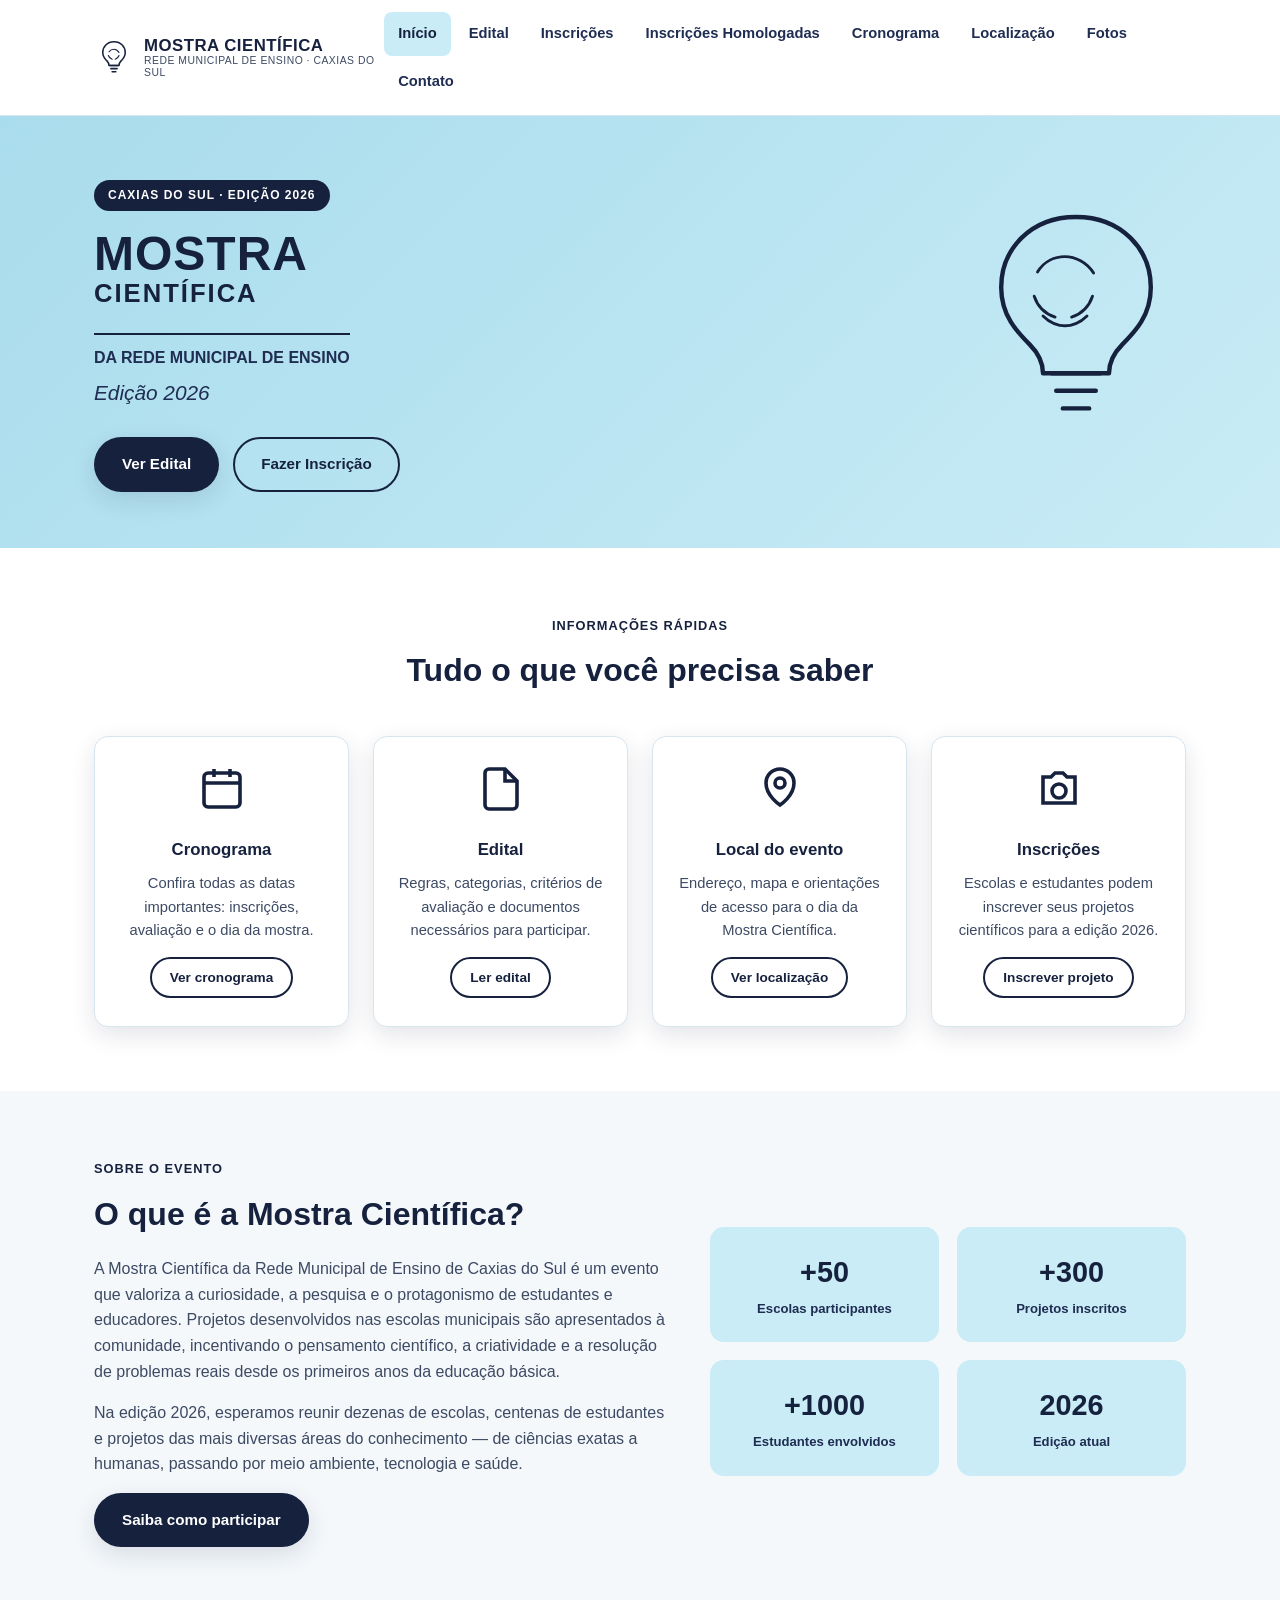
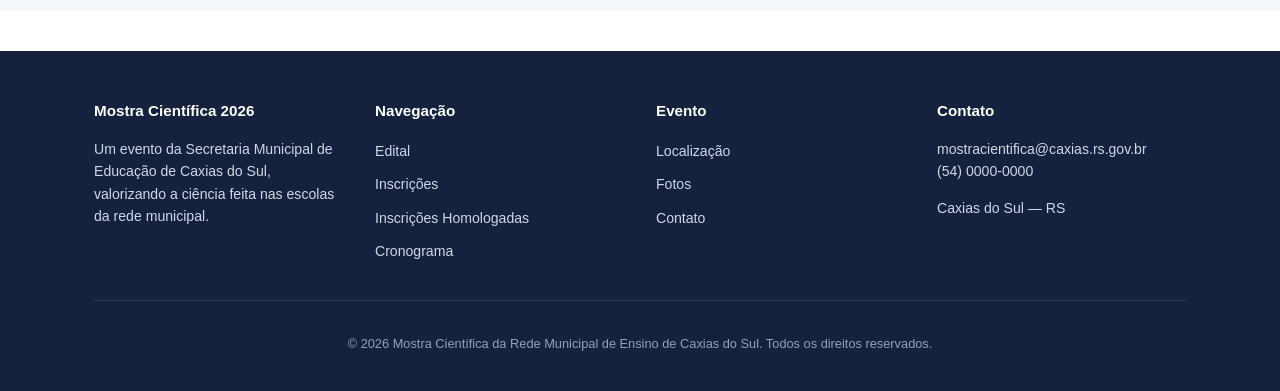
<file: index.html>
<!DOCTYPE html>
<html lang="pt-BR">
<head>
  <meta charset="UTF-8" />
  <meta name="viewport" content="width=device-width, initial-scale=1.0" />
  <title>Mostra Científica da Rede Municipal de Ensino | Caxias do Sul 2026</title>
  <meta name="description" content="Mostra Científica da Rede Municipal de Ensino de Caxias do Sul — Edição 2026. Confira o edital, inscrições, cronograma, local e fotos do evento." />
  <link rel="stylesheet" href="assets/css/style.css" />
</head>
<body>

  <header class="site-header">
    <nav class="navbar">
      <a href="index.html" class="brand">
        <svg class="brand__icon" viewBox="0 0 64 64" fill="none" xmlns="http://www.w3.org/2000/svg" aria-hidden="true">
          <path d="M32 6c-11 0-18 8-18 17 0 7 4 11 7 14 2 2 3 4 3 7h16c0-3 1-5 3-7 3-3 7-7 7-14 0-9-7-17-18-17z" stroke="#16213e" stroke-width="2.5" stroke-linejoin="round"/>
          <path d="M25 44h14M27 49h10M29 54h6" stroke="#16213e" stroke-width="2.5" stroke-linecap="round"/>
          <path d="M24 22c2-3 5-4 8-4s6 2 8 5M23 28c1 3 3 5 6 6M40 28c-1 3-3 5-6 6" stroke="#16213e" stroke-width="1.8" stroke-linecap="round" stroke-linejoin="round"/>
        </svg>
        <span class="brand__text">
          <span class="brand__title">MOSTRA CIENTÍFICA</span>
          <span class="brand__subtitle">Rede Municipal de Ensino · Caxias do Sul</span>
        </span>
      </a>

      <button class="nav-toggle" aria-label="Abrir menu">
        <span></span><span></span><span></span>
      </button>

      <ul class="nav-menu">
        <li><a href="index.html">Início</a></li>
        <li><a href="edital.html">Edital</a></li>
        <li><a href="inscricoes.html">Inscrições</a></li>
        <li><a href="inscricoes-homologadas.html">Inscrições Homologadas</a></li>
        <li><a href="cronograma.html">Cronograma</a></li>
        <li><a href="localizacao.html">Localização</a></li>
        <li><a href="fotos.html">Fotos</a></li>
        <li><a href="contato.html">Contato</a></li>
      </ul>
    </nav>
  </header>

  <main>
    <!-- HERO -->
    <section class="hero">
      <div class="container hero__inner">
        <div class="hero__content">
          <span class="hero__eyebrow">Caxias do Sul · Edição 2026</span>
          <h1 class="hero__title">
            Mostra
            <small>Científica</small>
          </h1>
          <p class="hero__tagline">DA REDE MUNICIPAL DE ENSINO</p>
          <p class="hero__edition">Edição 2026</p>
          <div class="hero__actions">
            <a href="edital.html" class="btn btn--primary">Ver Edital</a>
            <a href="inscricoes.html" class="btn btn--outline">Fazer Inscrição</a>
          </div>
        </div>

        <div class="hero__figure">
          <svg viewBox="0 0 200 240" fill="none" xmlns="http://www.w3.org/2000/svg" aria-hidden="true">
            <path d="M100 10c-42 0-68 30-68 64 0 26 15 41 26 52 8 8 12 16 12 26h60c0-10 4-18 12-26 11-11 26-26 26-52 0-34-26-64-68-64z" stroke="#16213e" stroke-width="4" stroke-linejoin="round"/>
            <path d="M78 152h44M82 168h36M88 184h24" stroke="#16213e" stroke-width="4" stroke-linecap="round"/>
            <path d="M65 60c6-10 16-14 25-14s20 5 26 15M62 82c3 9 10 16 19 19M115 82c-3 9-10 16-19 19M70 100c6 6 14 9 21 9M110 100c-6 6-14 9-21 9" stroke="#16213e" stroke-width="2.6" stroke-linecap="round" stroke-linejoin="round"/>
          </svg>
        </div>
      </div>
    </section>

    <!-- INFORMAÇÕES RÁPIDAS -->
    <section>
      <div class="container">
        <div class="section__header">
          <span class="section__eyebrow">Informações rápidas</span>
          <h2 class="section__title">Tudo o que você precisa saber</h2>
        </div>

        <div class="info-grid">
          <div class="info-card">
            <svg class="info-card__icon" viewBox="0 0 24 24" fill="none" stroke="currentColor" stroke-width="1.8"><rect x="3" y="4" width="18" height="17" rx="2"/><path d="M3 9h18M8 2v4M16 2v4"/></svg>
            <h3 class="info-card__title">Cronograma</h3>
            <p class="info-card__text">Confira todas as datas importantes: inscrições, avaliação e o dia da mostra.</p>
            <a href="cronograma.html" class="btn btn--sm btn--outline">Ver cronograma</a>
          </div>

          <div class="info-card">
            <svg class="info-card__icon" viewBox="0 0 24 24" fill="none" stroke="currentColor" stroke-width="1.8"><path d="M14 2H6a2 2 0 0 0-2 2v16a2 2 0 0 0 2 2h12a2 2 0 0 0 2-2V8z"/><path d="M14 2v6h6"/></svg>
            <h3 class="info-card__title">Edital</h3>
            <p class="info-card__text">Regras, categorias, critérios de avaliação e documentos necessários para participar.</p>
            <a href="edital.html" class="btn btn--sm btn--outline">Ler edital</a>
          </div>

          <div class="info-card">
            <svg class="info-card__icon" viewBox="0 0 24 24" fill="none" stroke="currentColor" stroke-width="1.8"><path d="M12 20s7-4.5 7-11a7 7 0 0 0-14 0c0 6.5 7 11 7 11z"/><circle cx="12" cy="9" r="2.5"/></svg>
            <h3 class="info-card__title">Local do evento</h3>
            <p class="info-card__text">Endereço, mapa e orientações de acesso para o dia da Mostra Científica.</p>
            <a href="localizacao.html" class="btn btn--sm btn--outline">Ver localização</a>
          </div>

          <div class="info-card">
            <svg class="info-card__icon" viewBox="0 0 24 24" fill="none" stroke="currentColor" stroke-width="1.8"><path d="M4 6h4l2-2h4l2 2h4v13H4z"/><circle cx="12" cy="13" r="3.5"/></svg>
            <h3 class="info-card__title">Inscrições</h3>
            <p class="info-card__text">Escolas e estudantes podem inscrever seus projetos científicos para a edição 2026.</p>
            <a href="inscricoes.html" class="btn btn--sm btn--outline">Inscrever projeto</a>
          </div>
        </div>
      </div>
    </section>

    <!-- SOBRE -->
    <section class="section--muted">
      <div class="container about">
        <div class="about__text">
          <span class="section__eyebrow">Sobre o evento</span>
          <h2 class="section__title">O que é a Mostra Científica?</h2>
          <p>
            A Mostra Científica da Rede Municipal de Ensino de Caxias do Sul é um evento que valoriza a
            curiosidade, a pesquisa e o protagonismo de estudantes e educadores. Projetos desenvolvidos
            nas escolas municipais são apresentados à comunidade, incentivando o pensamento científico,
            a criatividade e a resolução de problemas reais desde os primeiros anos da educação básica.
          </p>
          <p>
            Na edição 2026, esperamos reunir dezenas de escolas, centenas de estudantes e projetos das
            mais diversas áreas do conhecimento — de ciências exatas a humanas, passando por meio ambiente,
            tecnologia e saúde.
          </p>
          <a href="edital.html" class="btn btn--primary">Saiba como participar</a>
        </div>

        <div class="about__stats">
          <div class="stat">
            <span class="stat__number">+50</span>
            <span class="stat__label">Escolas participantes</span>
          </div>
          <div class="stat">
            <span class="stat__number">+300</span>
            <span class="stat__label">Projetos inscritos</span>
          </div>
          <div class="stat">
            <span class="stat__number">+1000</span>
            <span class="stat__label">Estudantes envolvidos</span>
          </div>
          <div class="stat">
            <span class="stat__number">2026</span>
            <span class="stat__label">Edição atual</span>
          </div>
        </div>
      </div>
    </section>
  </main>

  <footer class="site-footer" id="contato">
    <div class="container">
      <div class="footer-grid">
        <div>
          <h4>Mostra Científica 2026</h4>
          <p>Um evento da Secretaria Municipal de Educação de Caxias do Sul, valorizando a ciência feita nas escolas da rede municipal.</p>
        </div>
        <div>
          <h4>Navegação</h4>
          <ul>
            <li><a href="edital.html">Edital</a></li>
            <li><a href="inscricoes.html">Inscrições</a></li>
            <li><a href="inscricoes-homologadas.html">Inscrições Homologadas</a></li>
            <li><a href="cronograma.html">Cronograma</a></li>
          </ul>
        </div>
        <div>
          <h4>Evento</h4>
          <ul>
            <li><a href="localizacao.html">Localização</a></li>
            <li><a href="fotos.html">Fotos</a></li>
            <li><a href="contato.html">Contato</a></li>
          </ul>
        </div>
        <div>
          <h4>Contato</h4>
          <p>mostracientifica@caxias.rs.gov.br<br />(54) 0000-0000</p>
          <p>Caxias do Sul — RS</p>
        </div>
      </div>
      <p class="footer-bottom">© 2026 Mostra Científica da Rede Municipal de Ensino de Caxias do Sul. Todos os direitos reservados.</p>
    </div>
  </footer>

  <script src="assets/js/main.js"></script>
</body>
</html>
</file>
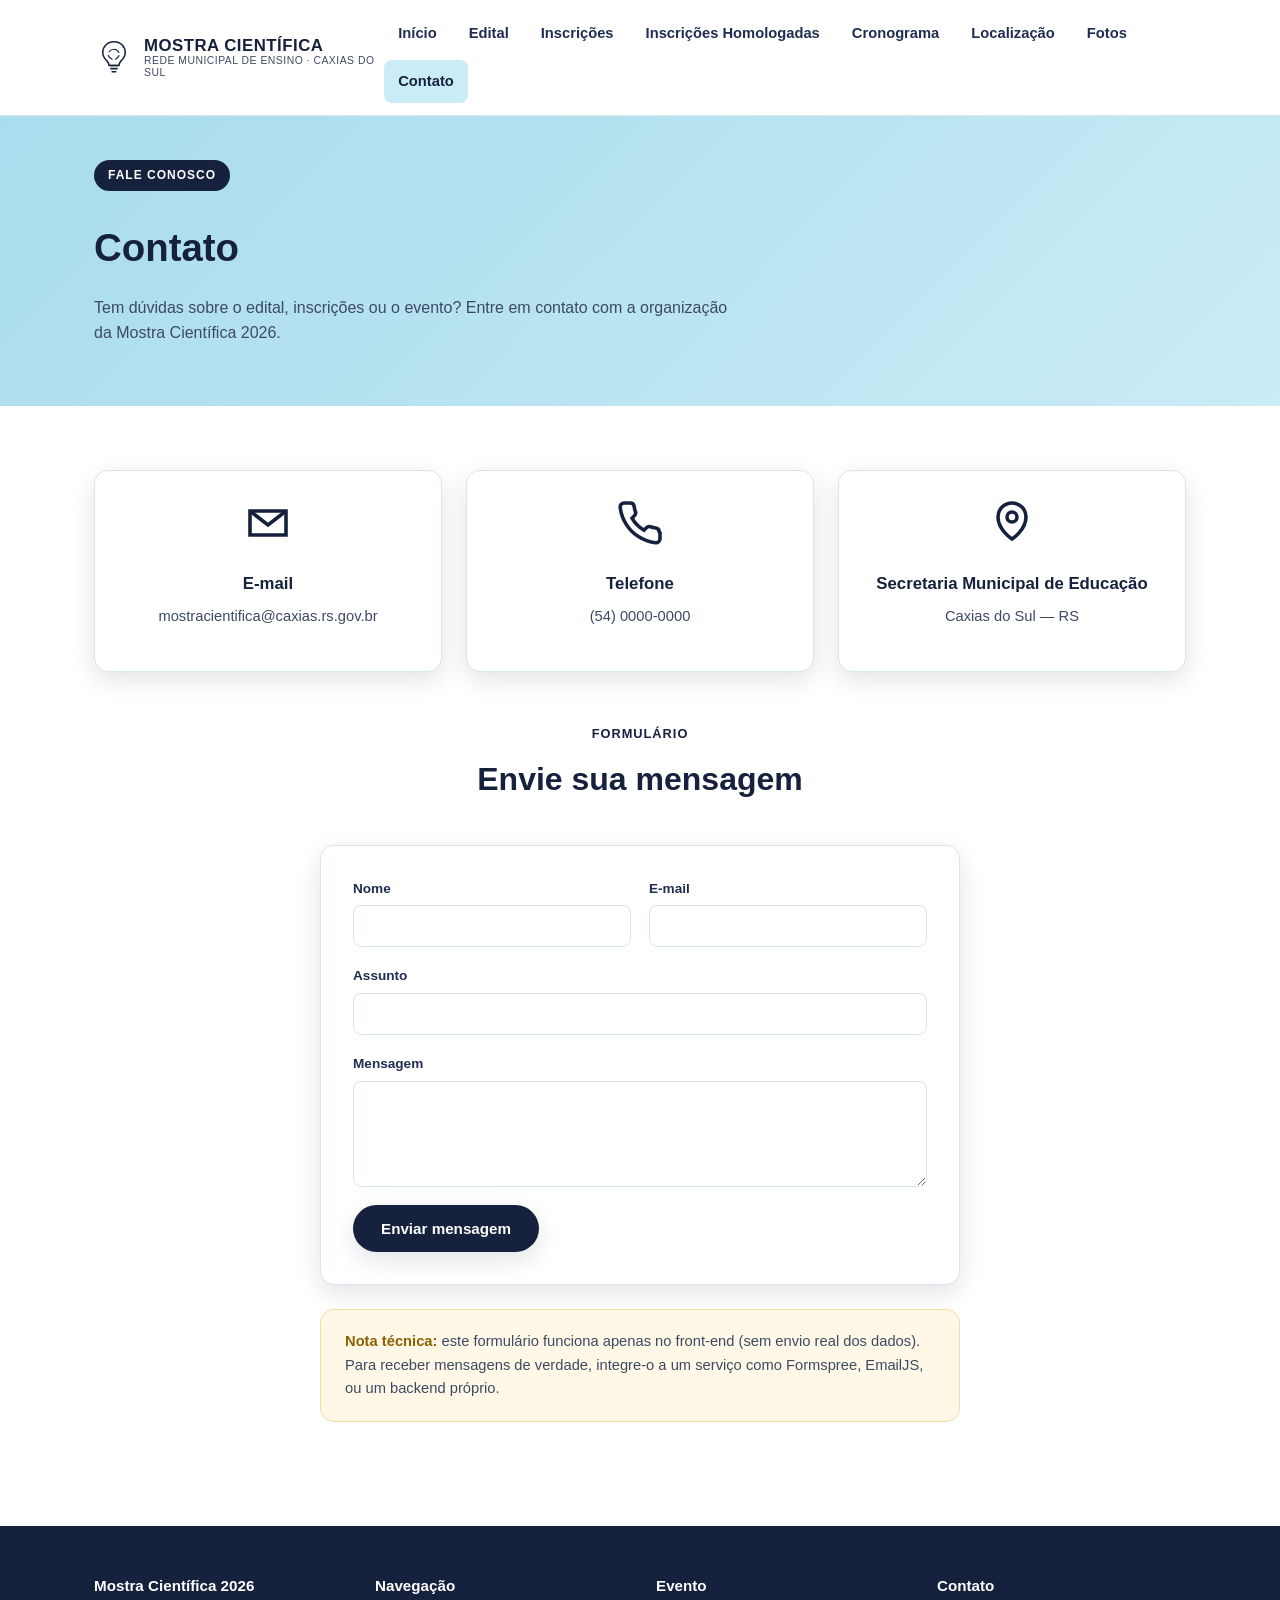
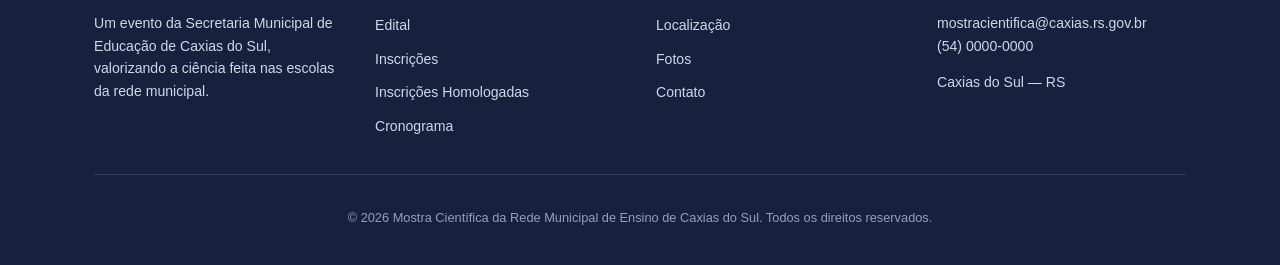
<file: contato.html>
<!DOCTYPE html>
<html lang="pt-BR">
<head>
  <meta charset="UTF-8" />
  <meta name="viewport" content="width=device-width, initial-scale=1.0" />
  <title>Contato | Mostra Científica 2026</title>
  <meta name="description" content="Fale com a organização da Mostra Científica da Rede Municipal de Ensino de Caxias do Sul — Edição 2026." />
  <link rel="stylesheet" href="assets/css/style.css" />
</head>
<body>

  <header class="site-header">
    <nav class="navbar">
      <a href="index.html" class="brand">
        <svg class="brand__icon" viewBox="0 0 64 64" fill="none" xmlns="http://www.w3.org/2000/svg" aria-hidden="true">
          <path d="M32 6c-11 0-18 8-18 17 0 7 4 11 7 14 2 2 3 4 3 7h16c0-3 1-5 3-7 3-3 7-7 7-14 0-9-7-17-18-17z" stroke="#16213e" stroke-width="2.5" stroke-linejoin="round"/>
          <path d="M25 44h14M27 49h10M29 54h6" stroke="#16213e" stroke-width="2.5" stroke-linecap="round"/>
          <path d="M24 22c2-3 5-4 8-4s6 2 8 5M23 28c1 3 3 5 6 6M40 28c-1 3-3 5-6 6" stroke="#16213e" stroke-width="1.8" stroke-linecap="round" stroke-linejoin="round"/>
        </svg>
        <span class="brand__text">
          <span class="brand__title">MOSTRA CIENTÍFICA</span>
          <span class="brand__subtitle">Rede Municipal de Ensino · Caxias do Sul</span>
        </span>
      </a>

      <button class="nav-toggle" aria-label="Abrir menu">
        <span></span><span></span><span></span>
      </button>

      <ul class="nav-menu">
        <li><a href="index.html">Início</a></li>
        <li><a href="edital.html">Edital</a></li>
        <li><a href="inscricoes.html">Inscrições</a></li>
        <li><a href="inscricoes-homologadas.html">Inscrições Homologadas</a></li>
        <li><a href="cronograma.html">Cronograma</a></li>
        <li><a href="localizacao.html">Localização</a></li>
        <li><a href="fotos.html">Fotos</a></li>
        <li><a href="contato.html">Contato</a></li>
      </ul>
    </nav>
  </header>

  <main>
    <section class="hero" style="padding: 44px 0;">
      <div class="container">
        <span class="hero__eyebrow">Fale conosco</span>
        <h1 class="section__title" style="font-size:2.4rem; margin-top:8px;">Contato</h1>
        <p style="max-width:640px;">Tem dúvidas sobre o edital, inscrições ou o evento? Entre em contato com a organização da Mostra Científica 2026.</p>
      </div>
    </section>

    <section>
      <div class="container">
        <div class="info-grid" style="margin-bottom:48px;">
          <div class="info-card">
            <svg class="info-card__icon" viewBox="0 0 24 24" fill="none" stroke="currentColor" stroke-width="1.8"><path d="M4 4h16v16H4z" opacity="0"/><path d="M3 6l9 7 9-7"/><path d="M3 6h18v12H3z"/></svg>
            <h3 class="info-card__title">E-mail</h3>
            <p class="info-card__text">mostracientifica@caxias.rs.gov.br</p>
          </div>
          <div class="info-card">
            <svg class="info-card__icon" viewBox="0 0 24 24" fill="none" stroke="currentColor" stroke-width="1.8"><path d="M22 16.9v3a2 2 0 0 1-2.2 2 19.8 19.8 0 0 1-8.6-3.1 19.5 19.5 0 0 1-6-6A19.8 19.8 0 0 1 2.1 4.2 2 2 0 0 1 4.1 2h3a2 2 0 0 1 2 1.7c.1.9.3 1.8.6 2.6a2 2 0 0 1-.5 2.1L8 9.6a16 16 0 0 0 6 6l1.2-1.2a2 2 0 0 1 2.1-.5c.8.3 1.7.5 2.6.6a2 2 0 0 1 1.7 2z"/></svg>
            <h3 class="info-card__title">Telefone</h3>
            <p class="info-card__text">(54) 0000-0000</p>
          </div>
          <div class="info-card">
            <svg class="info-card__icon" viewBox="0 0 24 24" fill="none" stroke="currentColor" stroke-width="1.8"><path d="M12 20s7-4.5 7-11a7 7 0 0 0-14 0c0 6.5 7 11 7 11z"/><circle cx="12" cy="9" r="2.5"/></svg>
            <h3 class="info-card__title">Secretaria Municipal de Educação</h3>
            <p class="info-card__text">Caxias do Sul — RS</p>
          </div>
        </div>

        <div class="section__header">
          <span class="section__eyebrow">Formulário</span>
          <h2 class="section__title">Envie sua mensagem</h2>
        </div>

        <form class="form-card" id="form-contato">
          <div class="form-grid">
            <div class="field">
              <label for="nome">Nome</label>
              <input type="text" id="nome" name="nome" required />
            </div>
            <div class="field">
              <label for="email-contato">E-mail</label>
              <input type="email" id="email-contato" name="email-contato" required />
            </div>
            <div class="field field--full">
              <label for="assunto">Assunto</label>
              <input type="text" id="assunto" name="assunto" required />
            </div>
            <div class="field field--full">
              <label for="mensagem">Mensagem</label>
              <textarea id="mensagem" name="mensagem" rows="5" required></textarea>
            </div>
          </div>

          <button type="submit" class="btn btn--primary">Enviar mensagem</button>
          <div class="form-status"></div>
        </form>

        <div class="callout" style="max-width:640px; margin:24px auto 0;">
          <strong>Nota técnica:</strong> este formulário funciona apenas no front-end (sem envio real dos
          dados). Para receber mensagens de verdade, integre-o a um serviço como Formspree, EmailJS, ou
          um backend próprio.
        </div>
      </div>
    </section>
  </main>

  <footer class="site-footer">
    <div class="container">
      <div class="footer-grid">
        <div>
          <h4>Mostra Científica 2026</h4>
          <p>Um evento da Secretaria Municipal de Educação de Caxias do Sul, valorizando a ciência feita nas escolas da rede municipal.</p>
        </div>
        <div>
          <h4>Navegação</h4>
          <ul>
            <li><a href="edital.html">Edital</a></li>
            <li><a href="inscricoes.html">Inscrições</a></li>
            <li><a href="inscricoes-homologadas.html">Inscrições Homologadas</a></li>
            <li><a href="cronograma.html">Cronograma</a></li>
          </ul>
        </div>
        <div>
          <h4>Evento</h4>
          <ul>
            <li><a href="localizacao.html">Localização</a></li>
            <li><a href="fotos.html">Fotos</a></li>
            <li><a href="contato.html">Contato</a></li>
          </ul>
        </div>
        <div>
          <h4>Contato</h4>
          <p>mostracientifica@caxias.rs.gov.br<br />(54) 0000-0000</p>
          <p>Caxias do Sul — RS</p>
        </div>
      </div>
      <p class="footer-bottom">© 2026 Mostra Científica da Rede Municipal de Ensino de Caxias do Sul. Todos os direitos reservados.</p>
    </div>
  </footer>

  <script src="assets/js/main.js"></script>
</body>
</html>
</file>
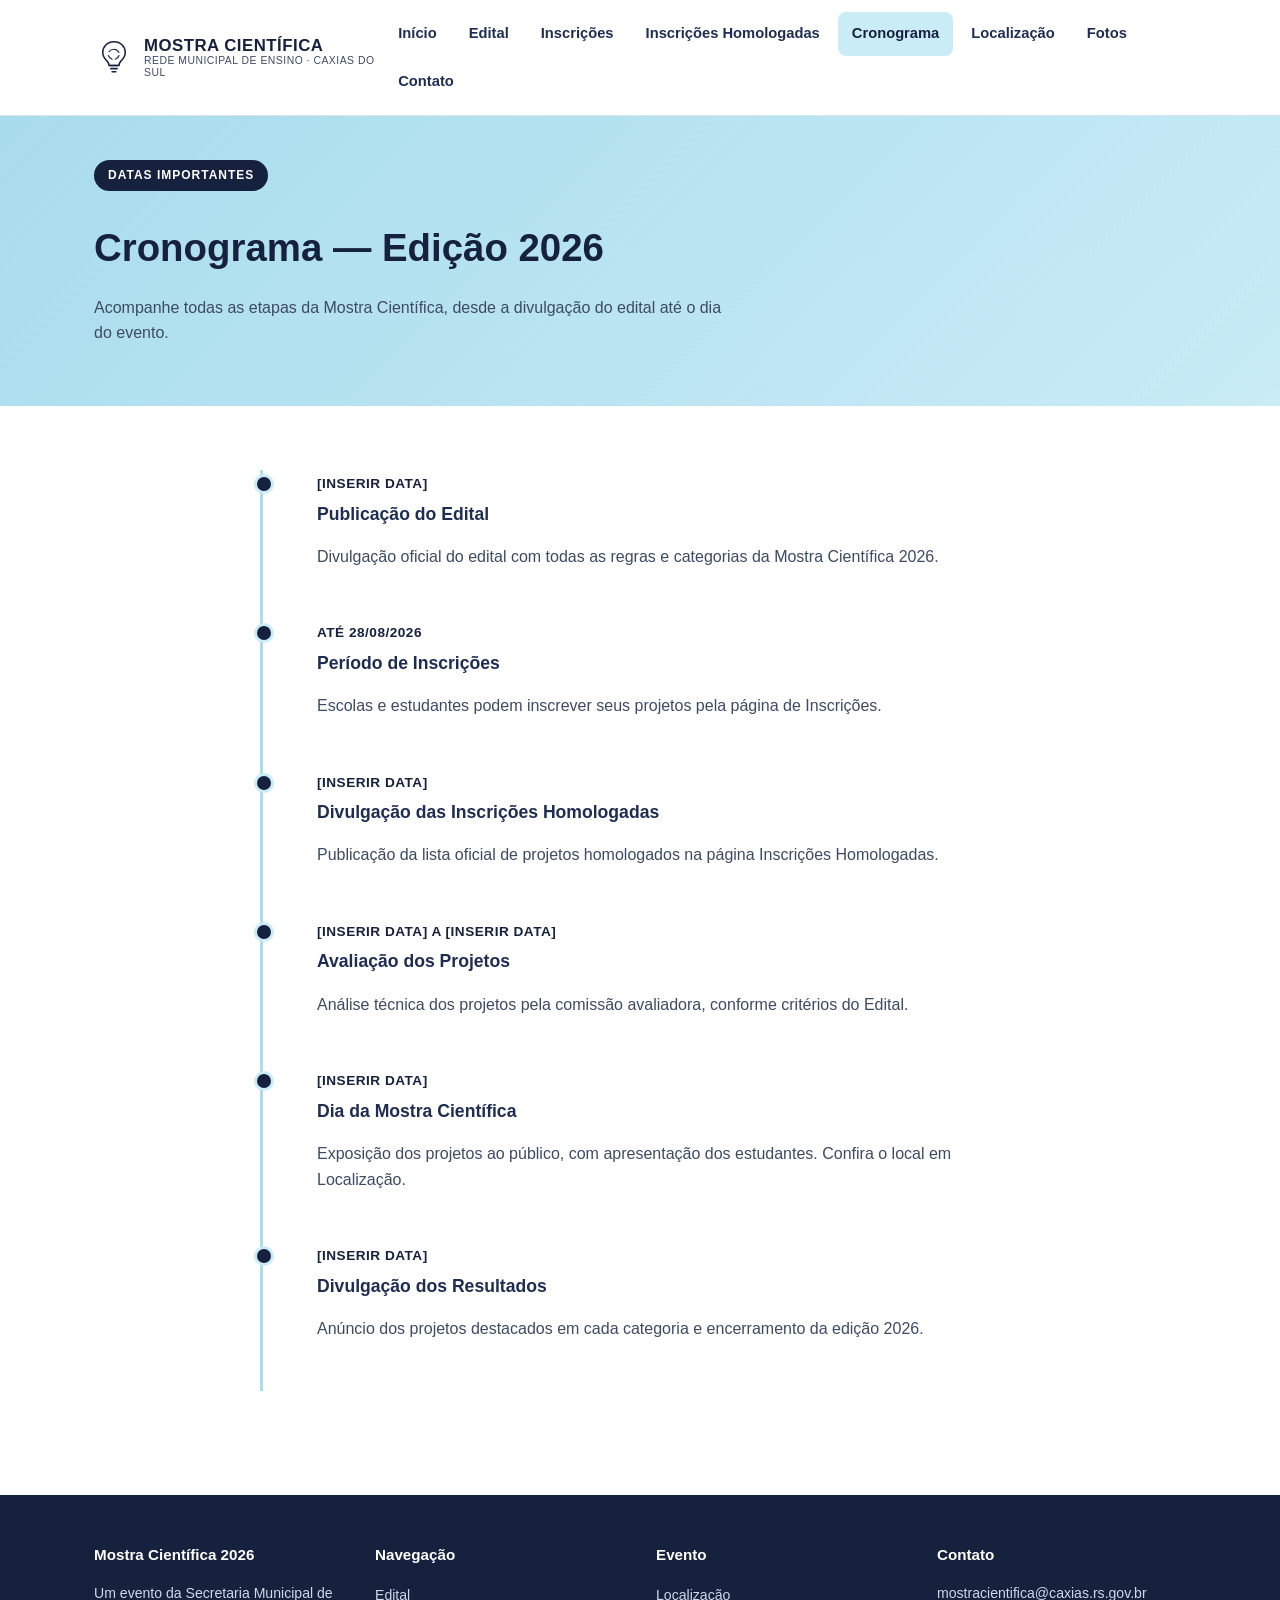
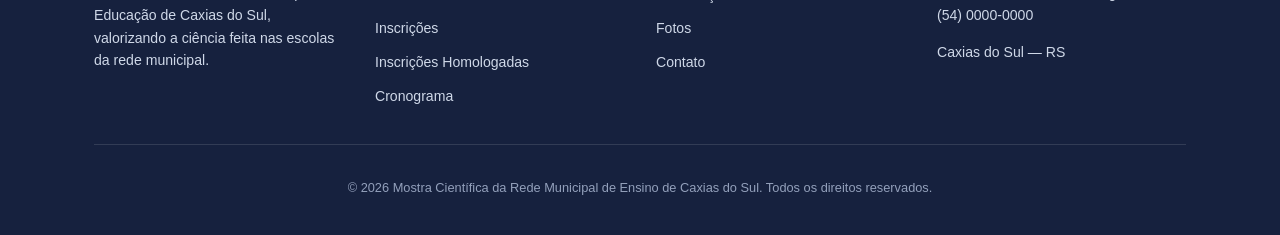
<file: cronograma.html>
<!DOCTYPE html>
<html lang="pt-BR">
<head>
  <meta charset="UTF-8" />
  <meta name="viewport" content="width=device-width, initial-scale=1.0" />
  <title>Cronograma | Mostra Científica 2026</title>
  <meta name="description" content="Cronograma oficial da Mostra Científica da Rede Municipal de Ensino de Caxias do Sul — Edição 2026." />
  <link rel="stylesheet" href="assets/css/style.css" />
</head>
<body>

  <header class="site-header">
    <nav class="navbar">
      <a href="index.html" class="brand">
        <svg class="brand__icon" viewBox="0 0 64 64" fill="none" xmlns="http://www.w3.org/2000/svg" aria-hidden="true">
          <path d="M32 6c-11 0-18 8-18 17 0 7 4 11 7 14 2 2 3 4 3 7h16c0-3 1-5 3-7 3-3 7-7 7-14 0-9-7-17-18-17z" stroke="#16213e" stroke-width="2.5" stroke-linejoin="round"/>
          <path d="M25 44h14M27 49h10M29 54h6" stroke="#16213e" stroke-width="2.5" stroke-linecap="round"/>
          <path d="M24 22c2-3 5-4 8-4s6 2 8 5M23 28c1 3 3 5 6 6M40 28c-1 3-3 5-6 6" stroke="#16213e" stroke-width="1.8" stroke-linecap="round" stroke-linejoin="round"/>
        </svg>
        <span class="brand__text">
          <span class="brand__title">MOSTRA CIENTÍFICA</span>
          <span class="brand__subtitle">Rede Municipal de Ensino · Caxias do Sul</span>
        </span>
      </a>

      <button class="nav-toggle" aria-label="Abrir menu">
        <span></span><span></span><span></span>
      </button>

      <ul class="nav-menu">
        <li><a href="index.html">Início</a></li>
        <li><a href="edital.html">Edital</a></li>
        <li><a href="inscricoes.html">Inscrições</a></li>
        <li><a href="inscricoes-homologadas.html">Inscrições Homologadas</a></li>
        <li><a href="cronograma.html">Cronograma</a></li>
        <li><a href="localizacao.html">Localização</a></li>
        <li><a href="fotos.html">Fotos</a></li>
        <li><a href="contato.html">Contato</a></li>
      </ul>
    </nav>
  </header>

  <main>
    <section class="hero" style="padding: 44px 0;">
      <div class="container">
        <span class="hero__eyebrow">Datas importantes</span>
        <h1 class="section__title" style="font-size:2.4rem; margin-top:8px;">Cronograma — Edição 2026</h1>
        <p style="max-width:640px;">Acompanhe todas as etapas da Mostra Científica, desde a divulgação do edital até o dia do evento.</p>
      </div>
    </section>

    <section>
      <div class="container">
        <div class="timeline">
          <div class="timeline__item">
            <span class="timeline__date">[Inserir data]</span>
            <h3 class="timeline__title">Publicação do Edital</h3>
            <p>Divulgação oficial do edital com todas as regras e categorias da Mostra Científica 2026.</p>
          </div>
          <div class="timeline__item">
            <span class="timeline__date">Até 28/08/2026</span>
            <h3 class="timeline__title">Período de Inscrições</h3>
            <p>Escolas e estudantes podem inscrever seus projetos pela página de <a href="inscricoes.html">Inscrições</a>.</p>
          </div>
          <div class="timeline__item">
            <span class="timeline__date">[Inserir data]</span>
            <h3 class="timeline__title">Divulgação das Inscrições Homologadas</h3>
            <p>Publicação da lista oficial de projetos homologados na página <a href="inscricoes-homologadas.html">Inscrições Homologadas</a>.</p>
          </div>
          <div class="timeline__item">
            <span class="timeline__date">[Inserir data] a [Inserir data]</span>
            <h3 class="timeline__title">Avaliação dos Projetos</h3>
            <p>Análise técnica dos projetos pela comissão avaliadora, conforme critérios do Edital.</p>
          </div>
          <div class="timeline__item">
            <span class="timeline__date">[Inserir data]</span>
            <h3 class="timeline__title">Dia da Mostra Científica</h3>
            <p>Exposição dos projetos ao público, com apresentação dos estudantes. Confira o local em <a href="localizacao.html">Localização</a>.</p>
          </div>
          <div class="timeline__item">
            <span class="timeline__date">[Inserir data]</span>
            <h3 class="timeline__title">Divulgação dos Resultados</h3>
            <p>Anúncio dos projetos destacados em cada categoria e encerramento da edição 2026.</p>
          </div>
        </div>
      </div>
    </section>
  </main>

  <footer class="site-footer">
    <div class="container">
      <div class="footer-grid">
        <div>
          <h4>Mostra Científica 2026</h4>
          <p>Um evento da Secretaria Municipal de Educação de Caxias do Sul, valorizando a ciência feita nas escolas da rede municipal.</p>
        </div>
        <div>
          <h4>Navegação</h4>
          <ul>
            <li><a href="edital.html">Edital</a></li>
            <li><a href="inscricoes.html">Inscrições</a></li>
            <li><a href="inscricoes-homologadas.html">Inscrições Homologadas</a></li>
            <li><a href="cronograma.html">Cronograma</a></li>
          </ul>
        </div>
        <div>
          <h4>Evento</h4>
          <ul>
            <li><a href="localizacao.html">Localização</a></li>
            <li><a href="fotos.html">Fotos</a></li>
            <li><a href="contato.html">Contato</a></li>
          </ul>
        </div>
        <div>
          <h4>Contato</h4>
          <p>mostracientifica@caxias.rs.gov.br<br />(54) 0000-0000</p>
          <p>Caxias do Sul — RS</p>
        </div>
      </div>
      <p class="footer-bottom">© 2026 Mostra Científica da Rede Municipal de Ensino de Caxias do Sul. Todos os direitos reservados.</p>
    </div>
  </footer>

  <script src="assets/js/main.js"></script>
</body>
</html>
</file>
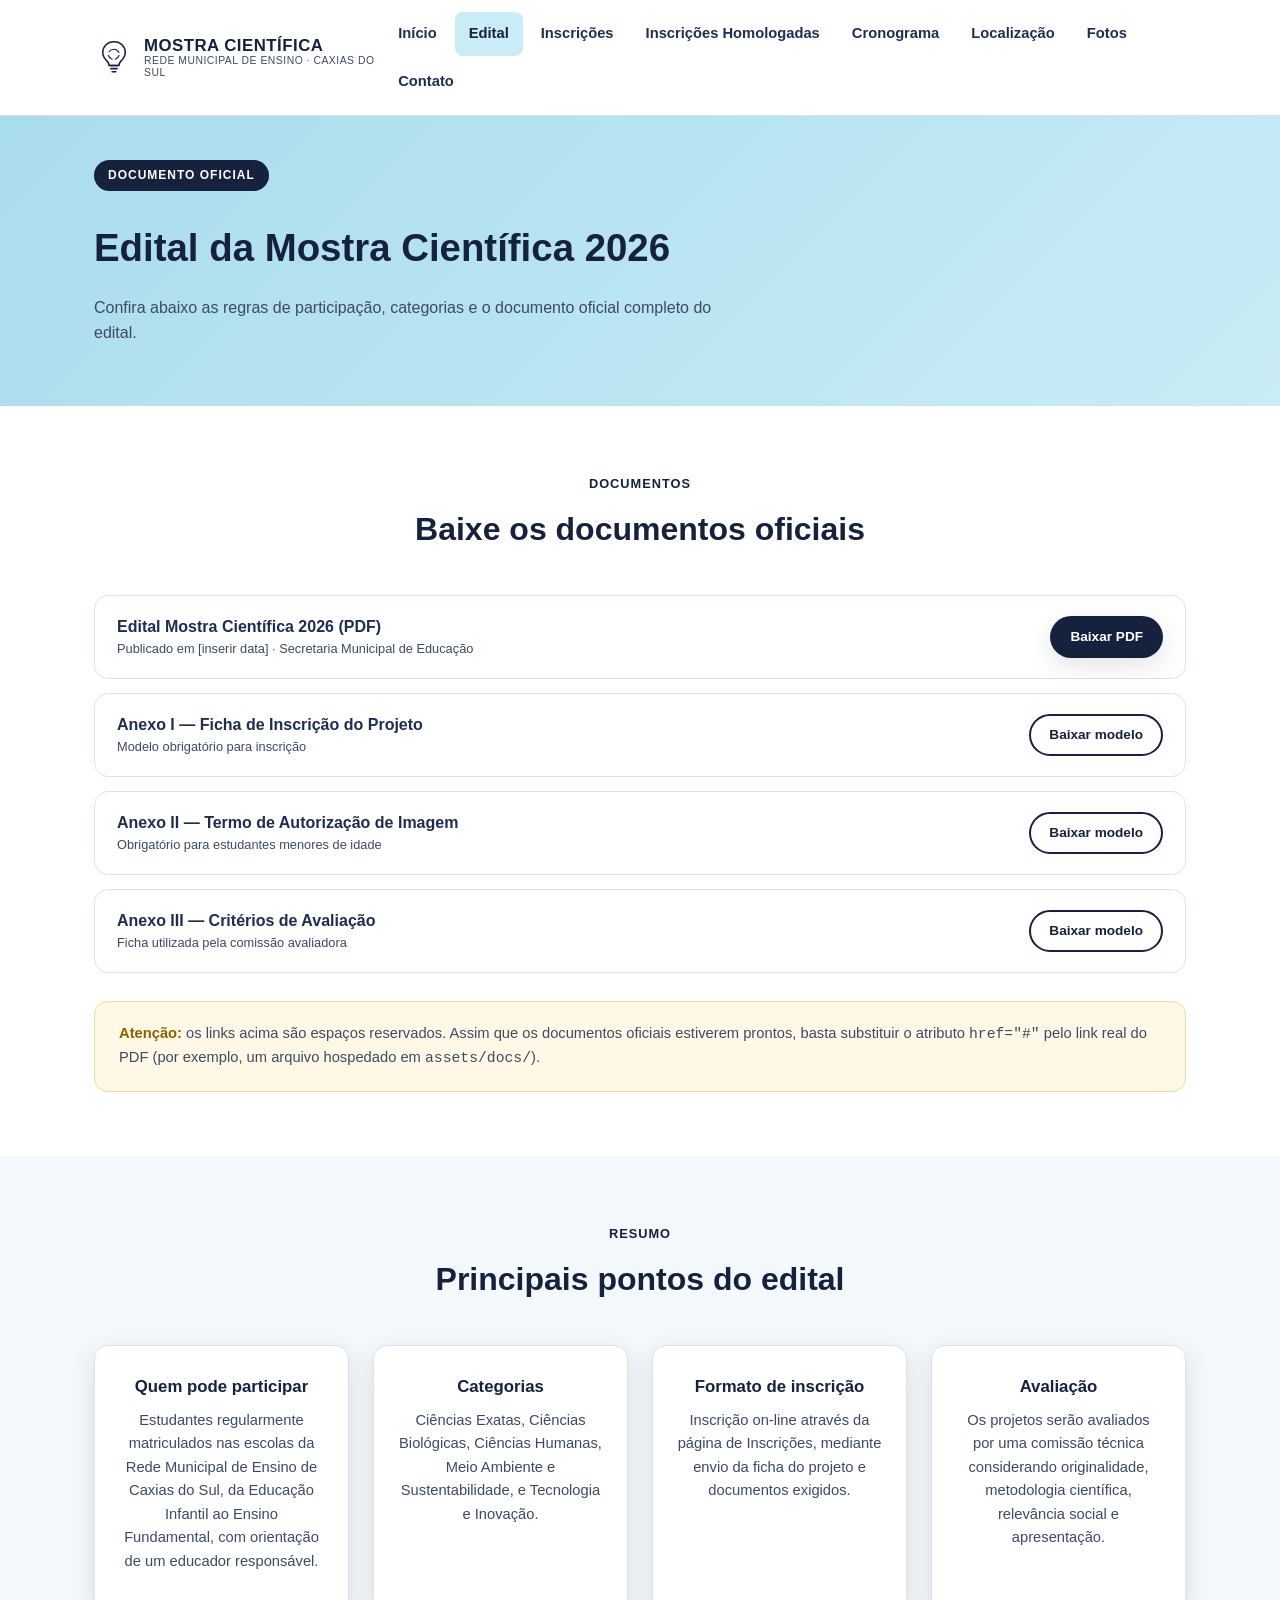
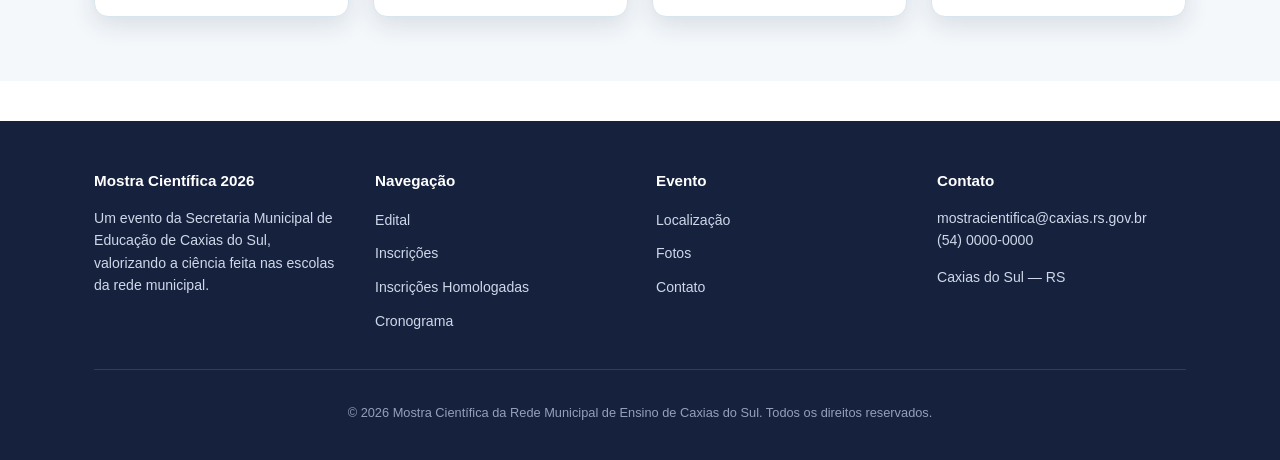
<file: edital.html>
<!DOCTYPE html>
<html lang="pt-BR">
<head>
  <meta charset="UTF-8" />
  <meta name="viewport" content="width=device-width, initial-scale=1.0" />
  <title>Edital | Mostra Científica 2026</title>
  <meta name="description" content="Edital da Mostra Científica da Rede Municipal de Ensino de Caxias do Sul — Edição 2026. Regras, categorias e critérios de avaliação." />
  <link rel="stylesheet" href="assets/css/style.css" />
</head>
<body>

  <header class="site-header">
    <nav class="navbar">
      <a href="index.html" class="brand">
        <svg class="brand__icon" viewBox="0 0 64 64" fill="none" xmlns="http://www.w3.org/2000/svg" aria-hidden="true">
          <path d="M32 6c-11 0-18 8-18 17 0 7 4 11 7 14 2 2 3 4 3 7h16c0-3 1-5 3-7 3-3 7-7 7-14 0-9-7-17-18-17z" stroke="#16213e" stroke-width="2.5" stroke-linejoin="round"/>
          <path d="M25 44h14M27 49h10M29 54h6" stroke="#16213e" stroke-width="2.5" stroke-linecap="round"/>
          <path d="M24 22c2-3 5-4 8-4s6 2 8 5M23 28c1 3 3 5 6 6M40 28c-1 3-3 5-6 6" stroke="#16213e" stroke-width="1.8" stroke-linecap="round" stroke-linejoin="round"/>
        </svg>
        <span class="brand__text">
          <span class="brand__title">MOSTRA CIENTÍFICA</span>
          <span class="brand__subtitle">Rede Municipal de Ensino · Caxias do Sul</span>
        </span>
      </a>

      <button class="nav-toggle" aria-label="Abrir menu">
        <span></span><span></span><span></span>
      </button>

      <ul class="nav-menu">
        <li><a href="index.html">Início</a></li>
        <li><a href="edital.html">Edital</a></li>
        <li><a href="inscricoes.html">Inscrições</a></li>
        <li><a href="inscricoes-homologadas.html">Inscrições Homologadas</a></li>
        <li><a href="cronograma.html">Cronograma</a></li>
        <li><a href="localizacao.html">Localização</a></li>
        <li><a href="fotos.html">Fotos</a></li>
        <li><a href="contato.html">Contato</a></li>
      </ul>
    </nav>
  </header>

  <main>
    <section class="hero" style="padding: 44px 0;">
      <div class="container">
        <span class="hero__eyebrow">Documento oficial</span>
        <h1 class="section__title" style="font-size:2.4rem; margin-top:8px;">Edital da Mostra Científica 2026</h1>
        <p style="max-width:640px;">Confira abaixo as regras de participação, categorias e o documento oficial completo do edital.</p>
      </div>
    </section>

    <section>
      <div class="container">
        <div class="section__header">
          <span class="section__eyebrow">Documentos</span>
          <h2 class="section__title">Baixe os documentos oficiais</h2>
        </div>

        <div class="doc-list">
          <div class="doc-item">
            <div>
              <div class="doc-item__name">Edital Mostra Científica 2026 (PDF)</div>
              <div class="doc-item__meta">Publicado em [inserir data] · Secretaria Municipal de Educação</div>
            </div>
            <a href="#" class="btn btn--sm btn--primary">Baixar PDF</a>
          </div>
          <div class="doc-item">
            <div>
              <div class="doc-item__name">Anexo I — Ficha de Inscrição do Projeto</div>
              <div class="doc-item__meta">Modelo obrigatório para inscrição</div>
            </div>
            <a href="#" class="btn btn--sm btn--outline">Baixar modelo</a>
          </div>
          <div class="doc-item">
            <div>
              <div class="doc-item__name">Anexo II — Termo de Autorização de Imagem</div>
              <div class="doc-item__meta">Obrigatório para estudantes menores de idade</div>
            </div>
            <a href="#" class="btn btn--sm btn--outline">Baixar modelo</a>
          </div>
          <div class="doc-item">
            <div>
              <div class="doc-item__name">Anexo III — Critérios de Avaliação</div>
              <div class="doc-item__meta">Ficha utilizada pela comissão avaliadora</div>
            </div>
            <a href="#" class="btn btn--sm btn--outline">Baixar modelo</a>
          </div>
        </div>

        <div class="callout">
          <strong>Atenção:</strong> os links acima são espaços reservados. Assim que os documentos oficiais
          estiverem prontos, basta substituir o atributo <code>href="#"</code> pelo link real do PDF (por
          exemplo, um arquivo hospedado em <code>assets/docs/</code>).
        </div>
      </div>
    </section>

    <section class="section--muted">
      <div class="container">
        <div class="section__header">
          <span class="section__eyebrow">Resumo</span>
          <h2 class="section__title">Principais pontos do edital</h2>
        </div>

        <div class="info-grid">
          <div class="info-card">
            <h3 class="info-card__title">Quem pode participar</h3>
            <p class="info-card__text">Estudantes regularmente matriculados nas escolas da Rede Municipal de Ensino de Caxias do Sul, da Educação Infantil ao Ensino Fundamental, com orientação de um educador responsável.</p>
          </div>
          <div class="info-card">
            <h3 class="info-card__title">Categorias</h3>
            <p class="info-card__text">Ciências Exatas, Ciências Biológicas, Ciências Humanas, Meio Ambiente e Sustentabilidade, e Tecnologia e Inovação.</p>
          </div>
          <div class="info-card">
            <h3 class="info-card__title">Formato de inscrição</h3>
            <p class="info-card__text">Inscrição on-line através da página de <a href="inscricoes.html">Inscrições</a>, mediante envio da ficha do projeto e documentos exigidos.</p>
          </div>
          <div class="info-card">
            <h3 class="info-card__title">Avaliação</h3>
            <p class="info-card__text">Os projetos serão avaliados por uma comissão técnica considerando originalidade, metodologia científica, relevância social e apresentação.</p>
          </div>
        </div>
      </div>
    </section>
  </main>

  <footer class="site-footer">
    <div class="container">
      <div class="footer-grid">
        <div>
          <h4>Mostra Científica 2026</h4>
          <p>Um evento da Secretaria Municipal de Educação de Caxias do Sul, valorizando a ciência feita nas escolas da rede municipal.</p>
        </div>
        <div>
          <h4>Navegação</h4>
          <ul>
            <li><a href="edital.html">Edital</a></li>
            <li><a href="inscricoes.html">Inscrições</a></li>
            <li><a href="inscricoes-homologadas.html">Inscrições Homologadas</a></li>
            <li><a href="cronograma.html">Cronograma</a></li>
          </ul>
        </div>
        <div>
          <h4>Evento</h4>
          <ul>
            <li><a href="localizacao.html">Localização</a></li>
            <li><a href="fotos.html">Fotos</a></li>
            <li><a href="contato.html">Contato</a></li>
          </ul>
        </div>
        <div>
          <h4>Contato</h4>
          <p>mostracientifica@caxias.rs.gov.br<br />(54) 0000-0000</p>
          <p>Caxias do Sul — RS</p>
        </div>
      </div>
      <p class="footer-bottom">© 2026 Mostra Científica da Rede Municipal de Ensino de Caxias do Sul. Todos os direitos reservados.</p>
    </div>
  </footer>

  <script src="assets/js/main.js"></script>
</body>
</html>
</file>
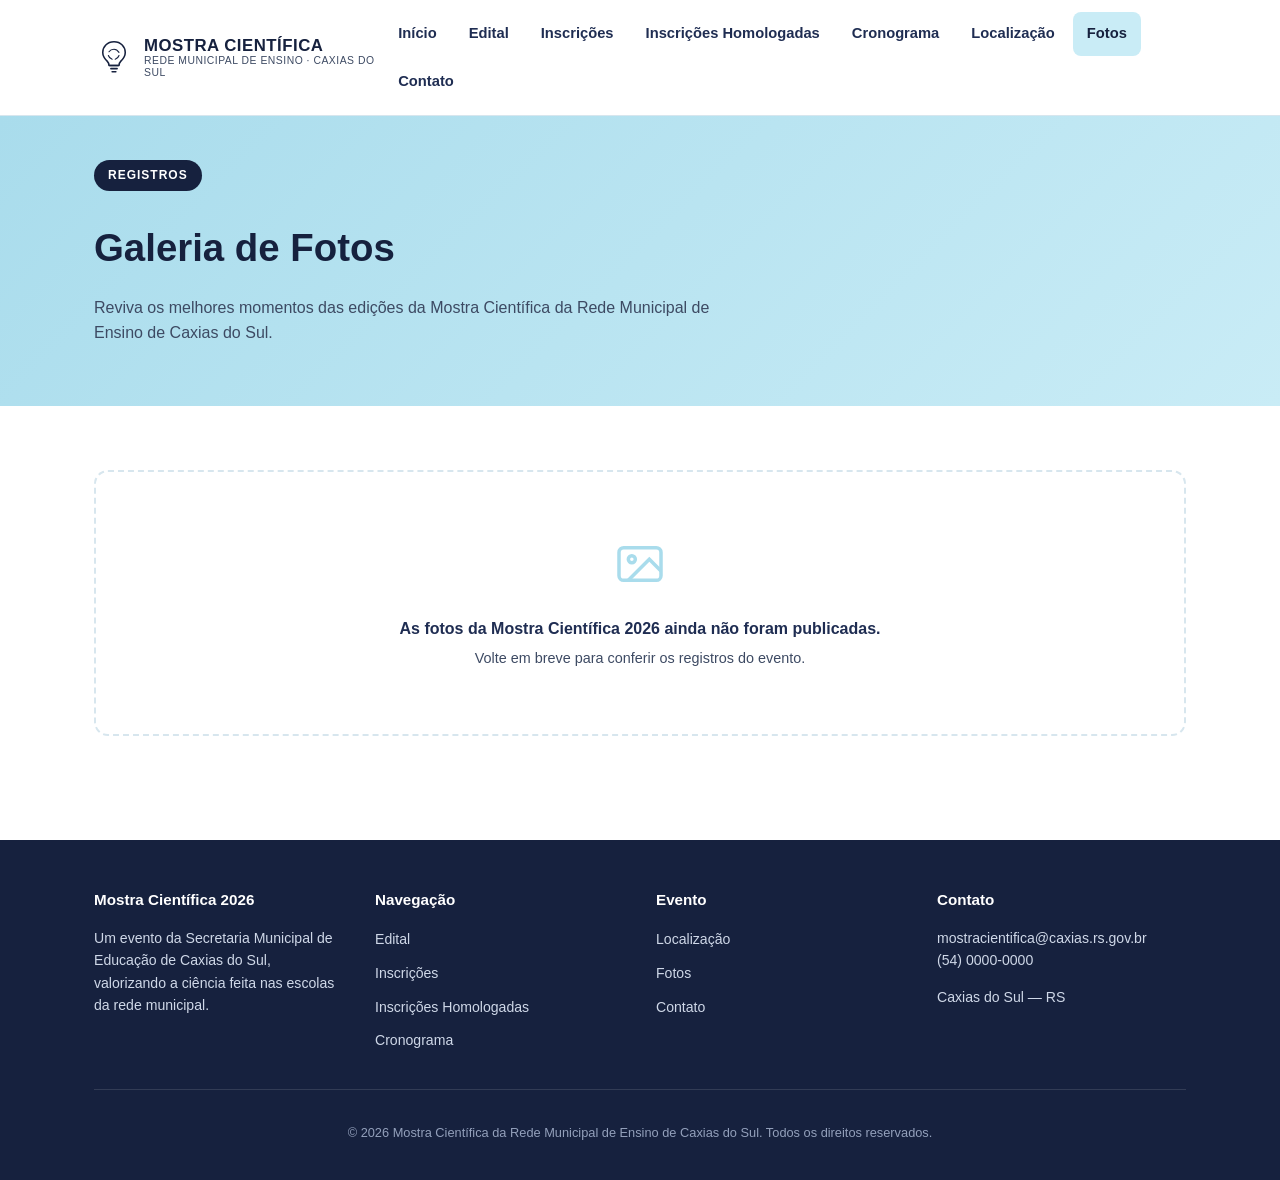
<file: fotos.html>
<!DOCTYPE html>
<html lang="pt-BR">
<head>
  <meta charset="UTF-8" />
  <meta name="viewport" content="width=device-width, initial-scale=1.0" />
  <title>Fotos | Mostra Científica 2026</title>
  <meta name="description" content="Galeria de fotos da Mostra Científica da Rede Municipal de Ensino de Caxias do Sul — Edição 2026." />
  <link rel="stylesheet" href="assets/css/style.css" />
</head>
<body>

  <header class="site-header">
    <nav class="navbar">
      <a href="index.html" class="brand">
        <svg class="brand__icon" viewBox="0 0 64 64" fill="none" xmlns="http://www.w3.org/2000/svg" aria-hidden="true">
          <path d="M32 6c-11 0-18 8-18 17 0 7 4 11 7 14 2 2 3 4 3 7h16c0-3 1-5 3-7 3-3 7-7 7-14 0-9-7-17-18-17z" stroke="#16213e" stroke-width="2.5" stroke-linejoin="round"/>
          <path d="M25 44h14M27 49h10M29 54h6" stroke="#16213e" stroke-width="2.5" stroke-linecap="round"/>
          <path d="M24 22c2-3 5-4 8-4s6 2 8 5M23 28c1 3 3 5 6 6M40 28c-1 3-3 5-6 6" stroke="#16213e" stroke-width="1.8" stroke-linecap="round" stroke-linejoin="round"/>
        </svg>
        <span class="brand__text">
          <span class="brand__title">MOSTRA CIENTÍFICA</span>
          <span class="brand__subtitle">Rede Municipal de Ensino · Caxias do Sul</span>
        </span>
      </a>

      <button class="nav-toggle" aria-label="Abrir menu">
        <span></span><span></span><span></span>
      </button>

      <ul class="nav-menu">
        <li><a href="index.html">Início</a></li>
        <li><a href="edital.html">Edital</a></li>
        <li><a href="inscricoes.html">Inscrições</a></li>
        <li><a href="inscricoes-homologadas.html">Inscrições Homologadas</a></li>
        <li><a href="cronograma.html">Cronograma</a></li>
        <li><a href="localizacao.html">Localização</a></li>
        <li><a href="fotos.html">Fotos</a></li>
        <li><a href="contato.html">Contato</a></li>
      </ul>
    </nav>
  </header>

  <main>
    <section class="hero" style="padding: 44px 0;">
      <div class="container">
        <span class="hero__eyebrow">Registros</span>
        <h1 class="section__title" style="font-size:2.4rem; margin-top:8px;">Galeria de Fotos</h1>
        <p style="max-width:640px;">Reviva os melhores momentos das edições da Mostra Científica da Rede Municipal de Ensino de Caxias do Sul.</p>
      </div>
    </section>

    <section>
      <div class="container">
        <div class="gallery-empty">
          <svg viewBox="0 0 24 24" fill="none" stroke="currentColor" stroke-width="1.5" width="56" height="56" aria-hidden="true"><rect x="3" y="5" width="18" height="14" rx="2"/><circle cx="8.5" cy="10" r="1.5"/><path d="M21 15l-5-5-9 9"/></svg>
          <p>As fotos da Mostra Científica 2026 ainda não foram publicadas.</p>
          <p class="gallery-empty__hint">Volte em breve para conferir os registros do evento.</p>
        </div>

        <!--
          Quando as fotos estiverem disponíveis, adicione itens assim dentro de uma <div class="gallery">:
          <div class="gallery__item"><img src="assets/img/fotos/nome-do-arquivo.jpg" alt="descrição da foto"></div>
        -->
      </div>
    </section>
  </main>

  <footer class="site-footer">
    <div class="container">
      <div class="footer-grid">
        <div>
          <h4>Mostra Científica 2026</h4>
          <p>Um evento da Secretaria Municipal de Educação de Caxias do Sul, valorizando a ciência feita nas escolas da rede municipal.</p>
        </div>
        <div>
          <h4>Navegação</h4>
          <ul>
            <li><a href="edital.html">Edital</a></li>
            <li><a href="inscricoes.html">Inscrições</a></li>
            <li><a href="inscricoes-homologadas.html">Inscrições Homologadas</a></li>
            <li><a href="cronograma.html">Cronograma</a></li>
          </ul>
        </div>
        <div>
          <h4>Evento</h4>
          <ul>
            <li><a href="localizacao.html">Localização</a></li>
            <li><a href="fotos.html">Fotos</a></li>
            <li><a href="contato.html">Contato</a></li>
          </ul>
        </div>
        <div>
          <h4>Contato</h4>
          <p>mostracientifica@caxias.rs.gov.br<br />(54) 0000-0000</p>
          <p>Caxias do Sul — RS</p>
        </div>
      </div>
      <p class="footer-bottom">© 2026 Mostra Científica da Rede Municipal de Ensino de Caxias do Sul. Todos os direitos reservados.</p>
    </div>
  </footer>

  <script src="assets/js/main.js"></script>
</body>
</html>
</file>
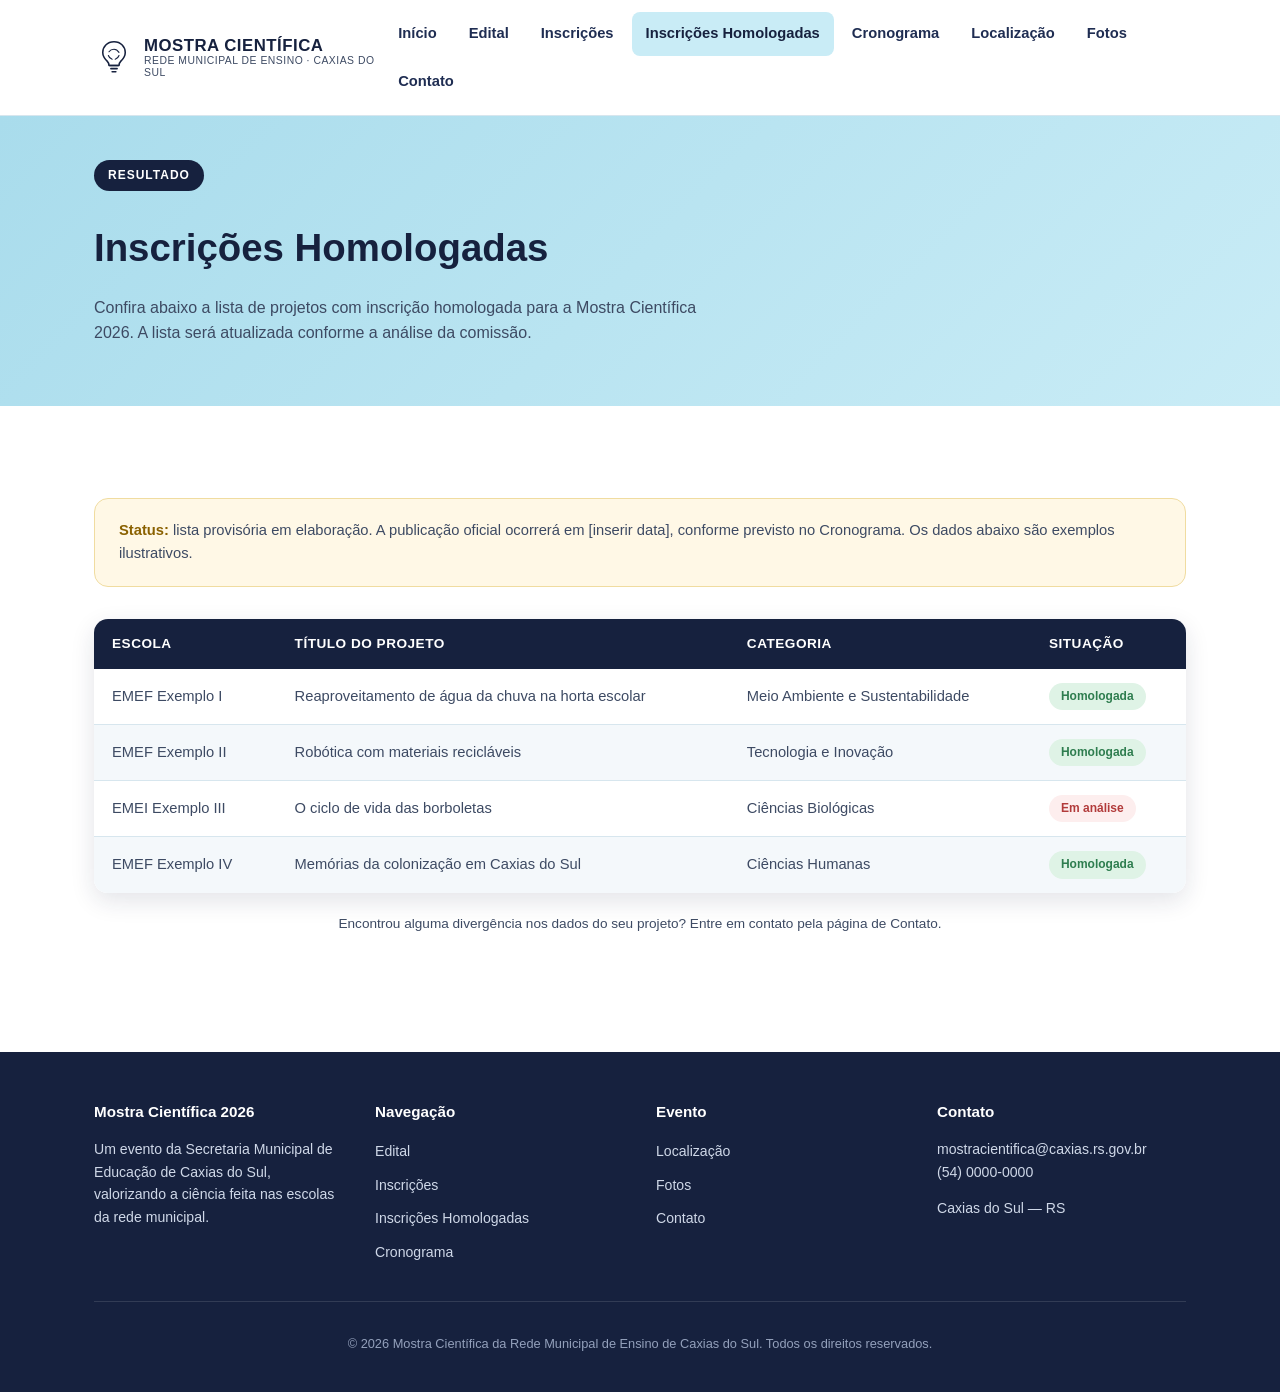
<file: inscricoes-homologadas.html>
<!DOCTYPE html>
<html lang="pt-BR">
<head>
  <meta charset="UTF-8" />
  <meta name="viewport" content="width=device-width, initial-scale=1.0" />
  <title>Inscrições Homologadas | Mostra Científica 2026</title>
  <meta name="description" content="Lista de projetos e escolas com inscrição homologada para a Mostra Científica da Rede Municipal de Ensino de Caxias do Sul — Edição 2026." />
  <link rel="stylesheet" href="assets/css/style.css" />
</head>
<body>

  <header class="site-header">
    <nav class="navbar">
      <a href="index.html" class="brand">
        <svg class="brand__icon" viewBox="0 0 64 64" fill="none" xmlns="http://www.w3.org/2000/svg" aria-hidden="true">
          <path d="M32 6c-11 0-18 8-18 17 0 7 4 11 7 14 2 2 3 4 3 7h16c0-3 1-5 3-7 3-3 7-7 7-14 0-9-7-17-18-17z" stroke="#16213e" stroke-width="2.5" stroke-linejoin="round"/>
          <path d="M25 44h14M27 49h10M29 54h6" stroke="#16213e" stroke-width="2.5" stroke-linecap="round"/>
          <path d="M24 22c2-3 5-4 8-4s6 2 8 5M23 28c1 3 3 5 6 6M40 28c-1 3-3 5-6 6" stroke="#16213e" stroke-width="1.8" stroke-linecap="round" stroke-linejoin="round"/>
        </svg>
        <span class="brand__text">
          <span class="brand__title">MOSTRA CIENTÍFICA</span>
          <span class="brand__subtitle">Rede Municipal de Ensino · Caxias do Sul</span>
        </span>
      </a>

      <button class="nav-toggle" aria-label="Abrir menu">
        <span></span><span></span><span></span>
      </button>

      <ul class="nav-menu">
        <li><a href="index.html">Início</a></li>
        <li><a href="edital.html">Edital</a></li>
        <li><a href="inscricoes.html">Inscrições</a></li>
        <li><a href="inscricoes-homologadas.html">Inscrições Homologadas</a></li>
        <li><a href="cronograma.html">Cronograma</a></li>
        <li><a href="localizacao.html">Localização</a></li>
        <li><a href="fotos.html">Fotos</a></li>
        <li><a href="contato.html">Contato</a></li>
      </ul>
    </nav>
  </header>

  <main>
    <section class="hero" style="padding: 44px 0;">
      <div class="container">
        <span class="hero__eyebrow">Resultado</span>
        <h1 class="section__title" style="font-size:2.4rem; margin-top:8px;">Inscrições Homologadas</h1>
        <p style="max-width:640px;">Confira abaixo a lista de projetos com inscrição homologada para a Mostra Científica 2026. A lista será atualizada conforme a análise da comissão.</p>
      </div>
    </section>

    <section>
      <div class="container">
        <div class="callout" style="margin-bottom:32px;">
          <strong>Status:</strong> lista provisória em elaboração. A publicação oficial ocorrerá em
          [inserir data], conforme previsto no Cronograma. Os dados abaixo são exemplos ilustrativos.
        </div>

        <div class="table-wrapper">
          <table>
            <thead>
              <tr>
                <th>Escola</th>
                <th>Título do Projeto</th>
                <th>Categoria</th>
                <th>Situação</th>
              </tr>
            </thead>
            <tbody>
              <tr>
                <td>EMEF Exemplo I</td>
                <td>Reaproveitamento de água da chuva na horta escolar</td>
                <td>Meio Ambiente e Sustentabilidade</td>
                <td><span class="badge badge--ok">Homologada</span></td>
              </tr>
              <tr>
                <td>EMEF Exemplo II</td>
                <td>Robótica com materiais recicláveis</td>
                <td>Tecnologia e Inovação</td>
                <td><span class="badge badge--ok">Homologada</span></td>
              </tr>
              <tr>
                <td>EMEI Exemplo III</td>
                <td>O ciclo de vida das borboletas</td>
                <td>Ciências Biológicas</td>
                <td><span class="badge badge--pendente">Em análise</span></td>
              </tr>
              <tr>
                <td>EMEF Exemplo IV</td>
                <td>Memórias da colonização em Caxias do Sul</td>
                <td>Ciências Humanas</td>
                <td><span class="badge badge--ok">Homologada</span></td>
              </tr>
            </tbody>
          </table>
        </div>

        <p class="form-note" style="text-align:center; margin-top:20px;">
          Encontrou alguma divergência nos dados do seu projeto? Entre em contato pela página de
          <a href="contato.html">Contato</a>.
        </p>
      </div>
    </section>
  </main>

  <footer class="site-footer">
    <div class="container">
      <div class="footer-grid">
        <div>
          <h4>Mostra Científica 2026</h4>
          <p>Um evento da Secretaria Municipal de Educação de Caxias do Sul, valorizando a ciência feita nas escolas da rede municipal.</p>
        </div>
        <div>
          <h4>Navegação</h4>
          <ul>
            <li><a href="edital.html">Edital</a></li>
            <li><a href="inscricoes.html">Inscrições</a></li>
            <li><a href="inscricoes-homologadas.html">Inscrições Homologadas</a></li>
            <li><a href="cronograma.html">Cronograma</a></li>
          </ul>
        </div>
        <div>
          <h4>Evento</h4>
          <ul>
            <li><a href="localizacao.html">Localização</a></li>
            <li><a href="fotos.html">Fotos</a></li>
            <li><a href="contato.html">Contato</a></li>
          </ul>
        </div>
        <div>
          <h4>Contato</h4>
          <p>mostracientifica@caxias.rs.gov.br<br />(54) 0000-0000</p>
          <p>Caxias do Sul — RS</p>
        </div>
      </div>
      <p class="footer-bottom">© 2026 Mostra Científica da Rede Municipal de Ensino de Caxias do Sul. Todos os direitos reservados.</p>
    </div>
  </footer>

  <script src="assets/js/main.js"></script>
</body>
</html>
</file>
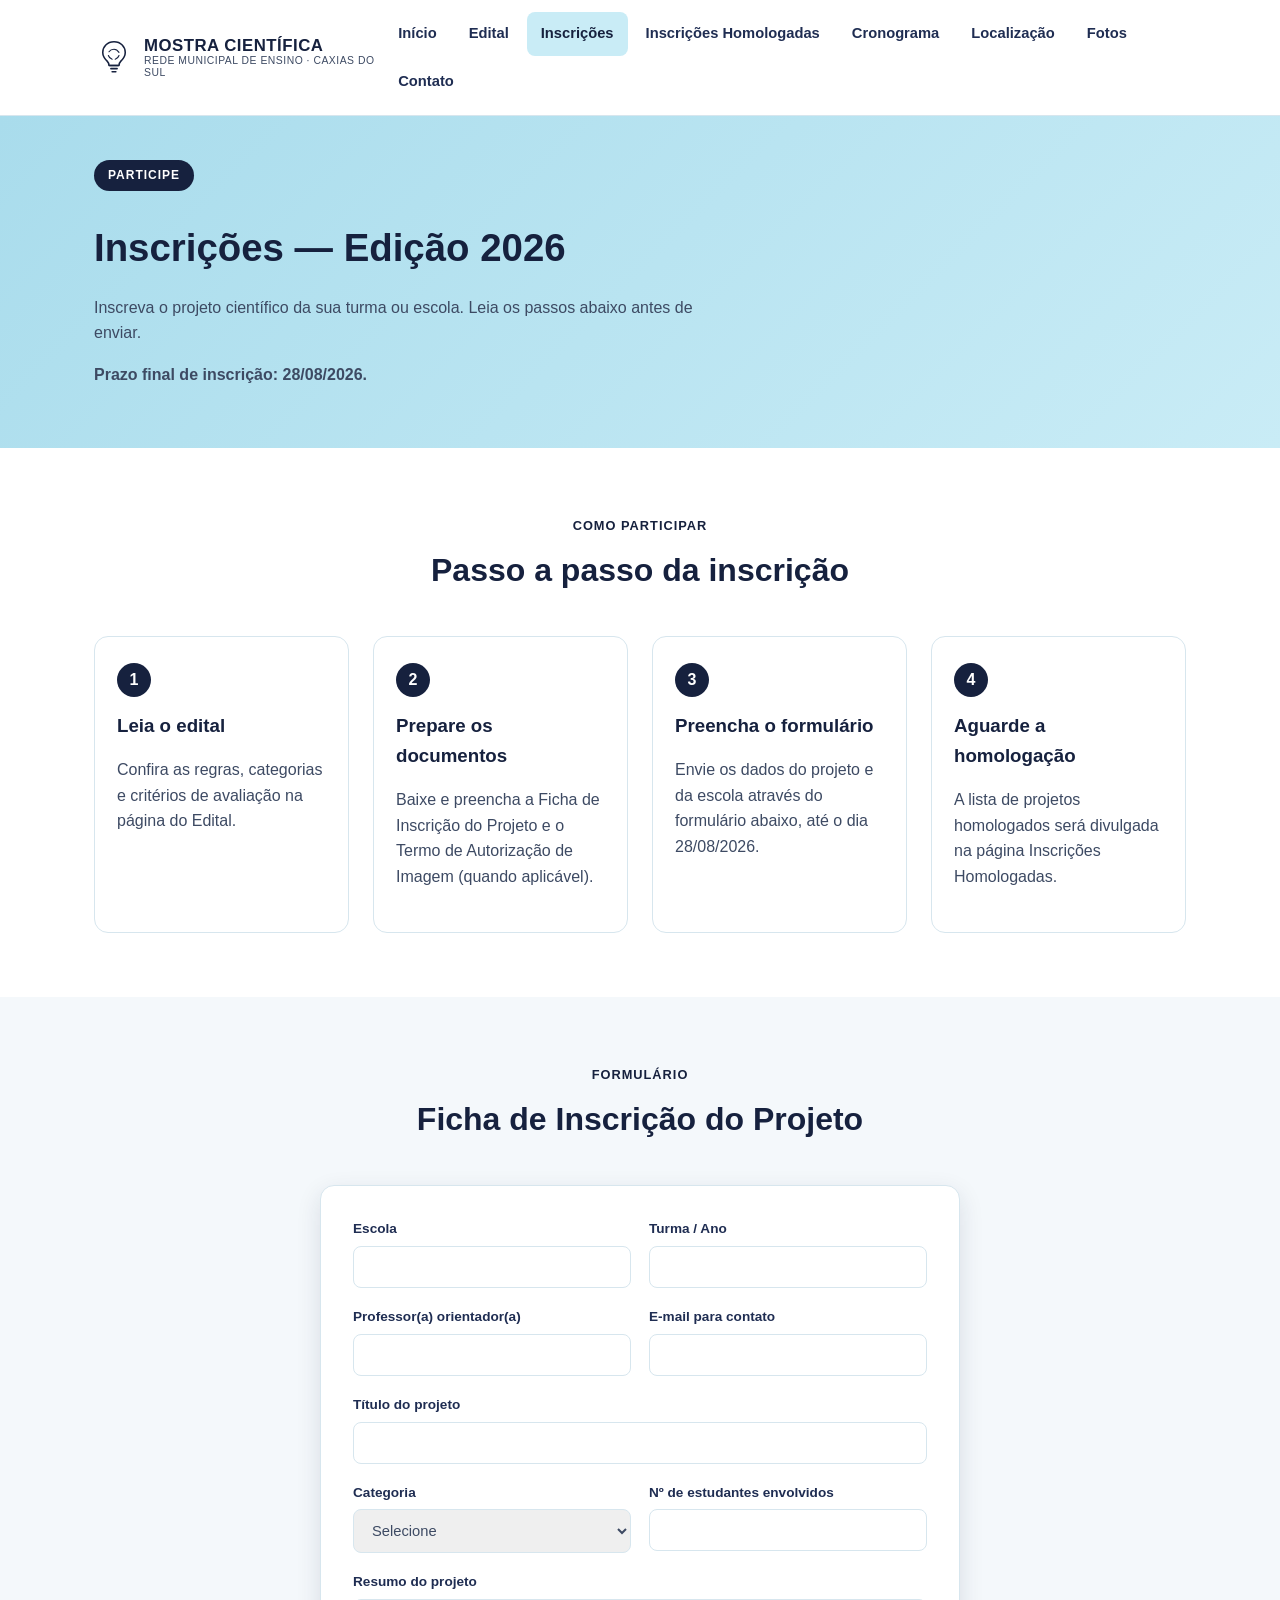
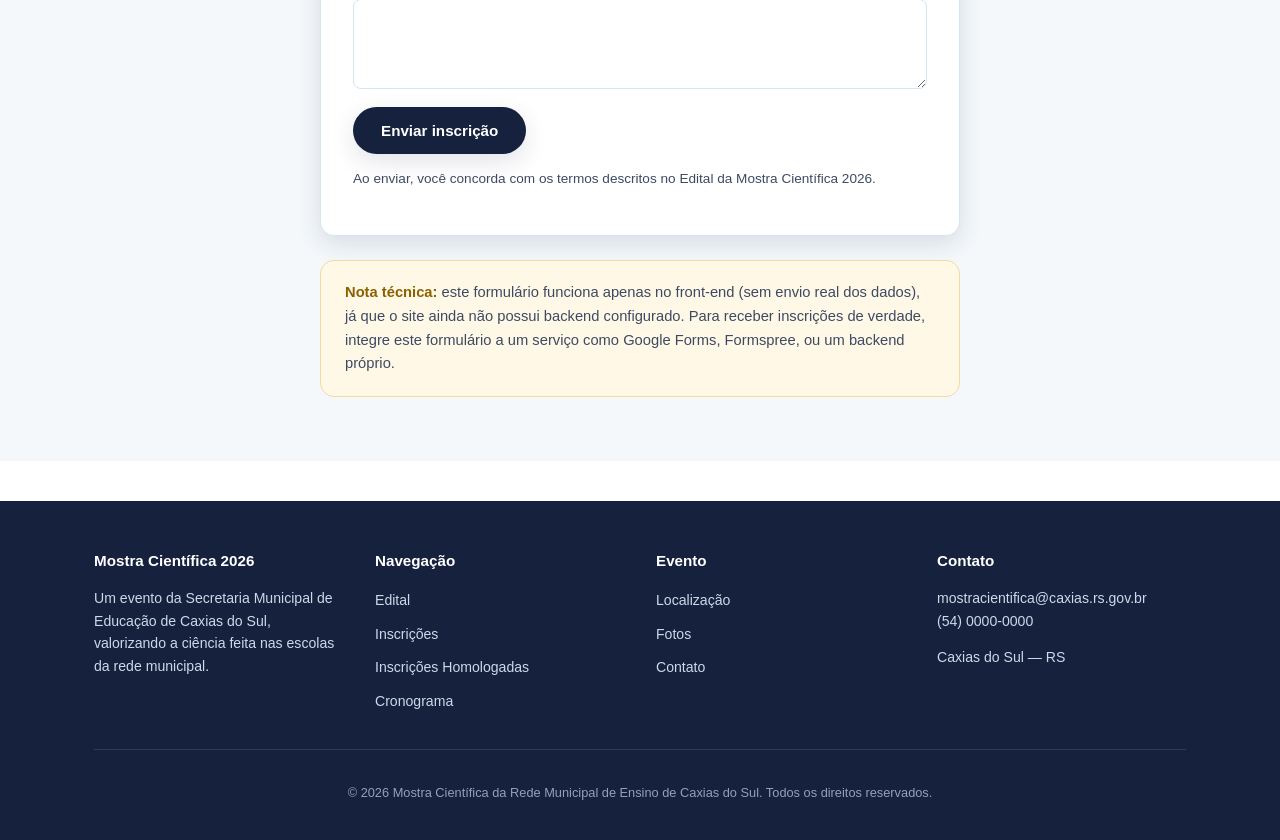
<file: inscricoes.html>
<!DOCTYPE html>
<html lang="pt-BR">
<head>
  <meta charset="UTF-8" />
  <meta name="viewport" content="width=device-width, initial-scale=1.0" />
  <title>Inscrições | Mostra Científica 2026</title>
  <meta name="description" content="Inscreva o projeto da sua escola na Mostra Científica da Rede Municipal de Ensino de Caxias do Sul — Edição 2026." />
  <link rel="stylesheet" href="assets/css/style.css" />
</head>
<body>

  <header class="site-header">
    <nav class="navbar">
      <a href="index.html" class="brand">
        <svg class="brand__icon" viewBox="0 0 64 64" fill="none" xmlns="http://www.w3.org/2000/svg" aria-hidden="true">
          <path d="M32 6c-11 0-18 8-18 17 0 7 4 11 7 14 2 2 3 4 3 7h16c0-3 1-5 3-7 3-3 7-7 7-14 0-9-7-17-18-17z" stroke="#16213e" stroke-width="2.5" stroke-linejoin="round"/>
          <path d="M25 44h14M27 49h10M29 54h6" stroke="#16213e" stroke-width="2.5" stroke-linecap="round"/>
          <path d="M24 22c2-3 5-4 8-4s6 2 8 5M23 28c1 3 3 5 6 6M40 28c-1 3-3 5-6 6" stroke="#16213e" stroke-width="1.8" stroke-linecap="round" stroke-linejoin="round"/>
        </svg>
        <span class="brand__text">
          <span class="brand__title">MOSTRA CIENTÍFICA</span>
          <span class="brand__subtitle">Rede Municipal de Ensino · Caxias do Sul</span>
        </span>
      </a>

      <button class="nav-toggle" aria-label="Abrir menu">
        <span></span><span></span><span></span>
      </button>

      <ul class="nav-menu">
        <li><a href="index.html">Início</a></li>
        <li><a href="edital.html">Edital</a></li>
        <li><a href="inscricoes.html">Inscrições</a></li>
        <li><a href="inscricoes-homologadas.html">Inscrições Homologadas</a></li>
        <li><a href="cronograma.html">Cronograma</a></li>
        <li><a href="localizacao.html">Localização</a></li>
        <li><a href="fotos.html">Fotos</a></li>
        <li><a href="contato.html">Contato</a></li>
      </ul>
    </nav>
  </header>

  <main>
    <section class="hero" style="padding: 44px 0;">
      <div class="container">
        <span class="hero__eyebrow">Participe</span>
        <h1 class="section__title" style="font-size:2.4rem; margin-top:8px;">Inscrições — Edição 2026</h1>
        <p style="max-width:640px;">Inscreva o projeto científico da sua turma ou escola. Leia os passos abaixo antes de enviar.</p>
        <p style="max-width:640px;"><strong>Prazo final de inscrição: 28/08/2026.</strong></p>
      </div>
    </section>

    <section>
      <div class="container">
        <div class="section__header">
          <span class="section__eyebrow">Como participar</span>
          <h2 class="section__title">Passo a passo da inscrição</h2>
        </div>

        <div class="steps">
          <div class="step">
            <h3 class="step__title">Leia o edital</h3>
            <p>Confira as regras, categorias e critérios de avaliação na página do <a href="edital.html">Edital</a>.</p>
          </div>
          <div class="step">
            <h3 class="step__title">Prepare os documentos</h3>
            <p>Baixe e preencha a Ficha de Inscrição do Projeto e o Termo de Autorização de Imagem (quando aplicável).</p>
          </div>
          <div class="step">
            <h3 class="step__title">Preencha o formulário</h3>
            <p>Envie os dados do projeto e da escola através do formulário abaixo, até o dia 28/08/2026.</p>
          </div>
          <div class="step">
            <h3 class="step__title">Aguarde a homologação</h3>
            <p>A lista de projetos homologados será divulgada na página <a href="inscricoes-homologadas.html">Inscrições Homologadas</a>.</p>
          </div>
        </div>
      </div>
    </section>

    <section class="section--muted">
      <div class="container">
        <div class="section__header">
          <span class="section__eyebrow">Formulário</span>
          <h2 class="section__title">Ficha de Inscrição do Projeto</h2>
        </div>

        <form class="form-card" id="form-contato">
          <div class="form-grid">
            <div class="field">
              <label for="escola">Escola</label>
              <input type="text" id="escola" name="escola" required />
            </div>
            <div class="field">
              <label for="turma">Turma / Ano</label>
              <input type="text" id="turma" name="turma" required />
            </div>
            <div class="field">
              <label for="professor">Professor(a) orientador(a)</label>
              <input type="text" id="professor" name="professor" required />
            </div>
            <div class="field">
              <label for="email">E-mail para contato</label>
              <input type="email" id="email" name="email" required />
            </div>
            <div class="field field--full">
              <label for="titulo">Título do projeto</label>
              <input type="text" id="titulo" name="titulo" required />
            </div>
            <div class="field">
              <label for="categoria">Categoria</label>
              <select id="categoria" name="categoria" required>
                <option value="">Selecione</option>
                <option>Ciências Exatas</option>
                <option>Ciências Biológicas</option>
                <option>Ciências Humanas</option>
                <option>Meio Ambiente e Sustentabilidade</option>
                <option>Tecnologia e Inovação</option>
              </select>
            </div>
            <div class="field">
              <label for="integrantes">Nº de estudantes envolvidos</label>
              <input type="number" id="integrantes" name="integrantes" min="1" required />
            </div>
            <div class="field field--full">
              <label for="resumo">Resumo do projeto</label>
              <textarea id="resumo" name="resumo" rows="4" required></textarea>
            </div>
          </div>

          <button type="submit" class="btn btn--primary">Enviar inscrição</button>
          <p class="form-note">Ao enviar, você concorda com os termos descritos no Edital da Mostra Científica 2026.</p>
          <div class="form-status"></div>
        </form>

        <div class="callout" style="max-width:640px; margin:24px auto 0;">
          <strong>Nota técnica:</strong> este formulário funciona apenas no front-end (sem envio real dos dados),
          já que o site ainda não possui backend configurado. Para receber inscrições de verdade, integre este
          formulário a um serviço como Google Forms, Formspree, ou um backend próprio.
        </div>
      </div>
    </section>
  </main>

  <footer class="site-footer">
    <div class="container">
      <div class="footer-grid">
        <div>
          <h4>Mostra Científica 2026</h4>
          <p>Um evento da Secretaria Municipal de Educação de Caxias do Sul, valorizando a ciência feita nas escolas da rede municipal.</p>
        </div>
        <div>
          <h4>Navegação</h4>
          <ul>
            <li><a href="edital.html">Edital</a></li>
            <li><a href="inscricoes.html">Inscrições</a></li>
            <li><a href="inscricoes-homologadas.html">Inscrições Homologadas</a></li>
            <li><a href="cronograma.html">Cronograma</a></li>
          </ul>
        </div>
        <div>
          <h4>Evento</h4>
          <ul>
            <li><a href="localizacao.html">Localização</a></li>
            <li><a href="fotos.html">Fotos</a></li>
            <li><a href="contato.html">Contato</a></li>
          </ul>
        </div>
        <div>
          <h4>Contato</h4>
          <p>mostracientifica@caxias.rs.gov.br<br />(54) 0000-0000</p>
          <p>Caxias do Sul — RS</p>
        </div>
      </div>
      <p class="footer-bottom">© 2026 Mostra Científica da Rede Municipal de Ensino de Caxias do Sul. Todos os direitos reservados.</p>
    </div>
  </footer>

  <script src="assets/js/main.js"></script>
</body>
</html>
</file>
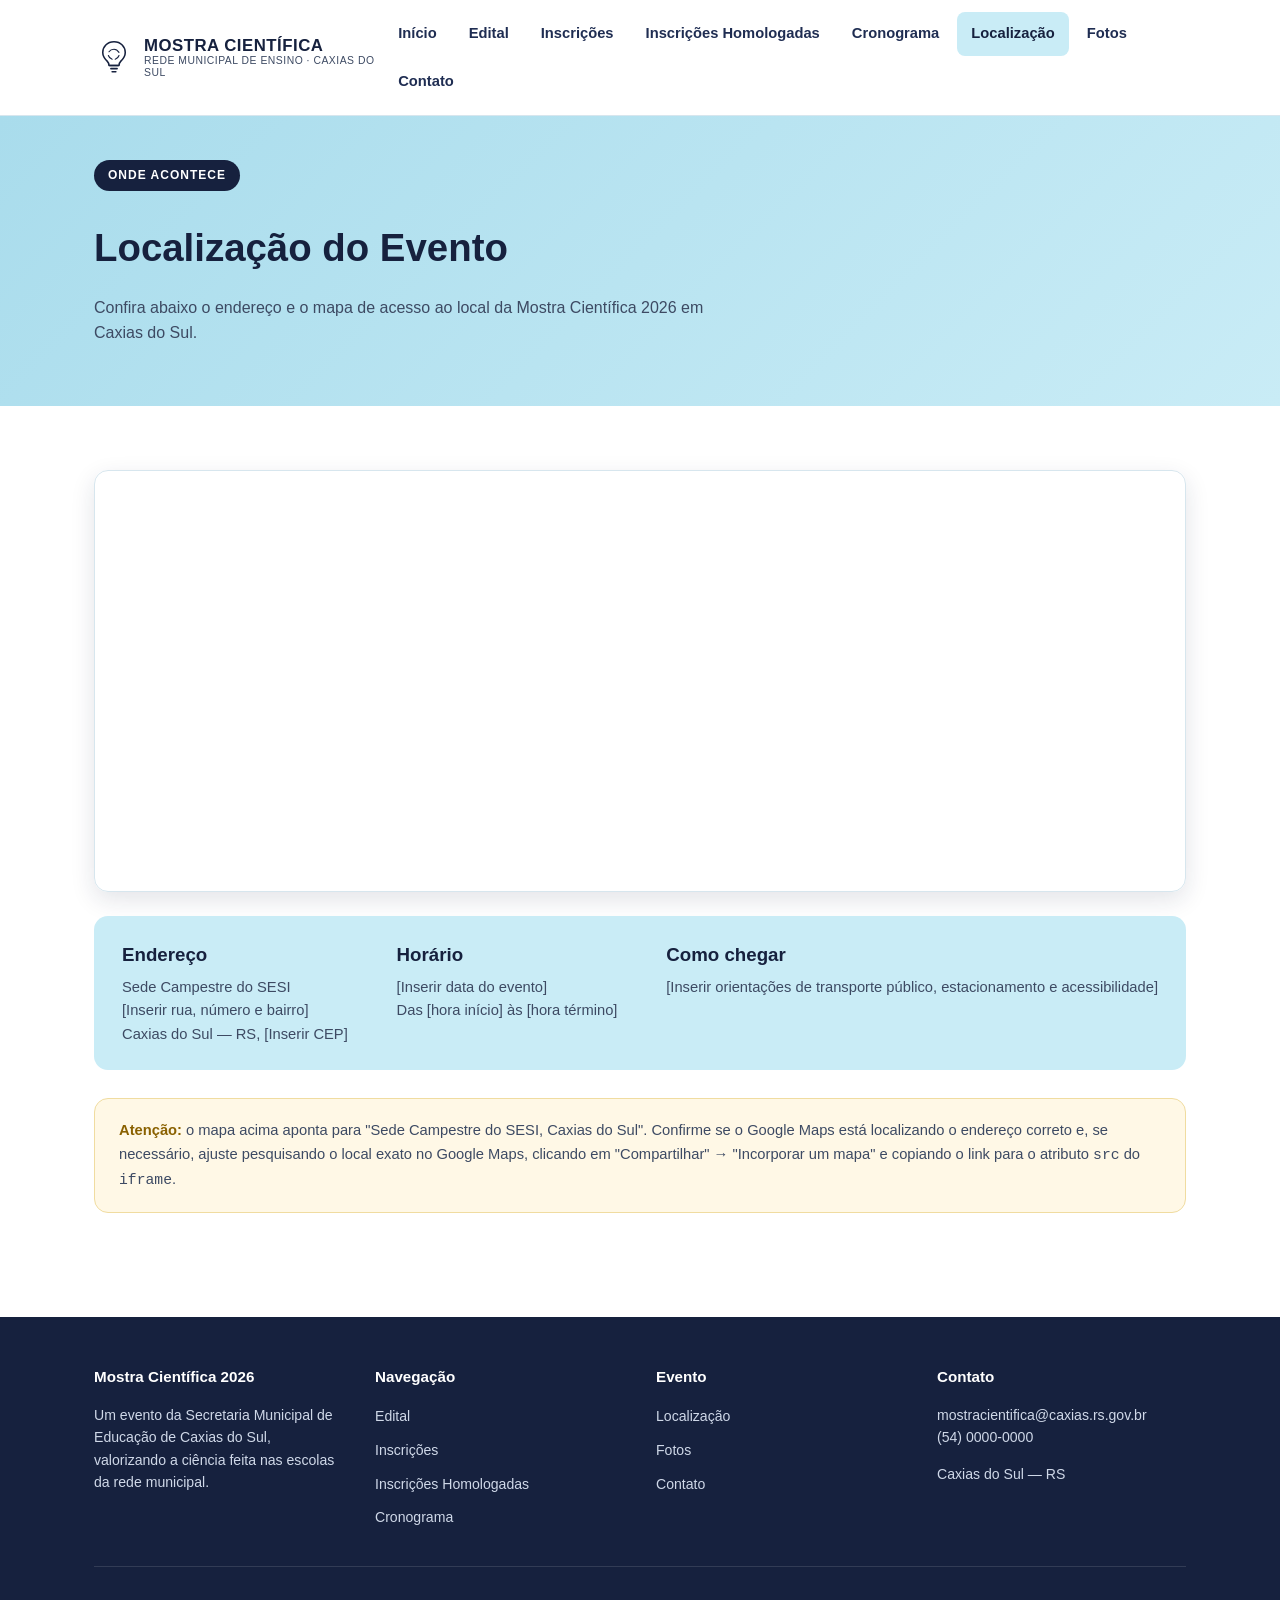
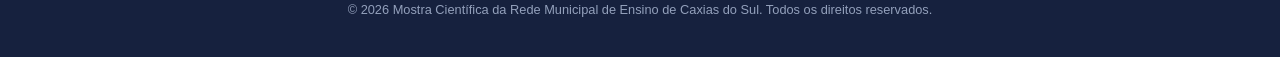
<file: localizacao.html>
<!DOCTYPE html>
<html lang="pt-BR">
<head>
  <meta charset="UTF-8" />
  <meta name="viewport" content="width=device-width, initial-scale=1.0" />
  <title>Localização | Mostra Científica 2026</title>
  <meta name="description" content="Endereço e mapa do local da Mostra Científica da Rede Municipal de Ensino de Caxias do Sul — Edição 2026." />
  <link rel="stylesheet" href="assets/css/style.css" />
</head>
<body>

  <header class="site-header">
    <nav class="navbar">
      <a href="index.html" class="brand">
        <svg class="brand__icon" viewBox="0 0 64 64" fill="none" xmlns="http://www.w3.org/2000/svg" aria-hidden="true">
          <path d="M32 6c-11 0-18 8-18 17 0 7 4 11 7 14 2 2 3 4 3 7h16c0-3 1-5 3-7 3-3 7-7 7-14 0-9-7-17-18-17z" stroke="#16213e" stroke-width="2.5" stroke-linejoin="round"/>
          <path d="M25 44h14M27 49h10M29 54h6" stroke="#16213e" stroke-width="2.5" stroke-linecap="round"/>
          <path d="M24 22c2-3 5-4 8-4s6 2 8 5M23 28c1 3 3 5 6 6M40 28c-1 3-3 5-6 6" stroke="#16213e" stroke-width="1.8" stroke-linecap="round" stroke-linejoin="round"/>
        </svg>
        <span class="brand__text">
          <span class="brand__title">MOSTRA CIENTÍFICA</span>
          <span class="brand__subtitle">Rede Municipal de Ensino · Caxias do Sul</span>
        </span>
      </a>

      <button class="nav-toggle" aria-label="Abrir menu">
        <span></span><span></span><span></span>
      </button>

      <ul class="nav-menu">
        <li><a href="index.html">Início</a></li>
        <li><a href="edital.html">Edital</a></li>
        <li><a href="inscricoes.html">Inscrições</a></li>
        <li><a href="inscricoes-homologadas.html">Inscrições Homologadas</a></li>
        <li><a href="cronograma.html">Cronograma</a></li>
        <li><a href="localizacao.html">Localização</a></li>
        <li><a href="fotos.html">Fotos</a></li>
        <li><a href="contato.html">Contato</a></li>
      </ul>
    </nav>
  </header>

  <main>
    <section class="hero" style="padding: 44px 0;">
      <div class="container">
        <span class="hero__eyebrow">Onde acontece</span>
        <h1 class="section__title" style="font-size:2.4rem; margin-top:8px;">Localização do Evento</h1>
        <p style="max-width:640px;">Confira abaixo o endereço e o mapa de acesso ao local da Mostra Científica 2026 em Caxias do Sul.</p>
      </div>
    </section>

    <section>
      <div class="container">
        <div class="map-wrapper">
          <iframe
            title="Mapa do local da Mostra Científica 2026"
            src="https://www.google.com/maps?q=Sede+Campestre+do+SESI,+Caxias+do+Sul+RS&output=embed"
            loading="lazy"
            referrerpolicy="no-referrer-when-downgrade">
          </iframe>
        </div>

        <div class="address-card">
          <div class="address-block">
            <h3>Endereço</h3>
            <p>Sede Campestre do SESI<br />[Inserir rua, número e bairro]<br />Caxias do Sul — RS, [Inserir CEP]</p>
          </div>
          <div class="address-block">
            <h3>Horário</h3>
            <p>[Inserir data do evento]<br />Das [hora início] às [hora término]</p>
          </div>
          <div class="address-block">
            <h3>Como chegar</h3>
            <p>[Inserir orientações de transporte público, estacionamento e acessibilidade]</p>
          </div>
        </div>

        <div class="callout" style="margin-top:28px;">
          <strong>Atenção:</strong> o mapa acima aponta para "Sede Campestre do SESI, Caxias do Sul".
          Confirme se o Google Maps está localizando o endereço correto e, se necessário, ajuste
          pesquisando o local exato no Google Maps, clicando em "Compartilhar" → "Incorporar um mapa"
          e copiando o link para o atributo <code>src</code> do <code>iframe</code>.
        </div>
      </div>
    </section>
  </main>

  <footer class="site-footer">
    <div class="container">
      <div class="footer-grid">
        <div>
          <h4>Mostra Científica 2026</h4>
          <p>Um evento da Secretaria Municipal de Educação de Caxias do Sul, valorizando a ciência feita nas escolas da rede municipal.</p>
        </div>
        <div>
          <h4>Navegação</h4>
          <ul>
            <li><a href="edital.html">Edital</a></li>
            <li><a href="inscricoes.html">Inscrições</a></li>
            <li><a href="inscricoes-homologadas.html">Inscrições Homologadas</a></li>
            <li><a href="cronograma.html">Cronograma</a></li>
          </ul>
        </div>
        <div>
          <h4>Evento</h4>
          <ul>
            <li><a href="localizacao.html">Localização</a></li>
            <li><a href="fotos.html">Fotos</a></li>
            <li><a href="contato.html">Contato</a></li>
          </ul>
        </div>
        <div>
          <h4>Contato</h4>
          <p>mostracientifica@caxias.rs.gov.br<br />(54) 0000-0000</p>
          <p>Caxias do Sul — RS</p>
        </div>
      </div>
      <p class="footer-bottom">© 2026 Mostra Científica da Rede Municipal de Ensino de Caxias do Sul. Todos os direitos reservados.</p>
    </div>
  </footer>

  <script src="assets/js/main.js"></script>
</body>
</html>
</file>
<file: assets/css/style.css>
/* ==========================================================================
   Mostra Científica da Rede Municipal de Ensino — Caxias do Sul — Edição 2026
   ========================================================================== */

:root {
  --azul-claro: #a9dcec;
  --azul-claro-2: #c9ecf6;
  --navy: #16213e;
  --navy-2: #1f2d52;
  --branco: #ffffff;
  --cinza-texto: #3d4a63;
  --cinza-claro: #f4f8fb;
  --borda: #d7e6ee;
  --sucesso: #2e7d4f;
  --alerta: #b23b3b;
  --sombra: 0 8px 24px rgba(22, 33, 62, 0.12);
  --raio: 14px;
  --fonte: "Poppins", "Segoe UI", Arial, sans-serif;
}

* {
  box-sizing: border-box;
}

html {
  scroll-behavior: smooth;
}

body {
  margin: 0;
  font-family: var(--fonte);
  color: var(--cinza-texto);
  background: var(--branco);
  line-height: 1.6;
}

img {
  max-width: 100%;
  display: block;
}

a {
  text-decoration: none;
  color: inherit;
}

ul {
  list-style: none;
  margin: 0;
  padding: 0;
}

.container {
  width: 100%;
  max-width: 1140px;
  margin: 0 auto;
  padding: 0 24px;
}

/* ---------- Cabeçalho / Navegação ---------- */

.site-header {
  background: var(--branco);
  border-bottom: 1px solid var(--borda);
  position: sticky;
  top: 0;
  z-index: 100;
}

.navbar {
  display: flex;
  align-items: center;
  justify-content: space-between;
  padding: 12px 24px;
  max-width: 1140px;
  margin: 0 auto;
}

.brand {
  display: flex;
  align-items: center;
  gap: 10px;
  font-weight: 700;
  color: var(--navy);
}

.brand__icon {
  width: 40px;
  height: 40px;
  flex-shrink: 0;
}

.brand__text {
  display: flex;
  flex-direction: column;
  line-height: 1.1;
}

.brand__title {
  font-size: 1.05rem;
  letter-spacing: 0.5px;
}

.brand__subtitle {
  font-size: 0.65rem;
  font-weight: 500;
  color: var(--cinza-texto);
  text-transform: uppercase;
  letter-spacing: 0.5px;
}

.nav-toggle {
  display: none;
  flex-direction: column;
  gap: 4px;
  background: none;
  border: none;
  cursor: pointer;
  padding: 8px;
}

.nav-toggle span {
  width: 24px;
  height: 2px;
  background: var(--navy);
  display: block;
}

.nav-menu {
  display: flex;
  gap: 4px;
  flex-wrap: wrap;
}

.nav-menu a {
  display: block;
  padding: 10px 14px;
  font-size: 0.92rem;
  font-weight: 600;
  color: var(--navy-2);
  border-radius: 8px;
  transition: background 0.2s ease, color 0.2s ease;
}

.nav-menu a:hover,
.nav-menu a.active {
  background: var(--azul-claro-2);
  color: var(--navy);
}

/* ---------- Hero ---------- */

.hero {
  background: linear-gradient(135deg, var(--azul-claro) 0%, var(--azul-claro-2) 100%);
  padding: 64px 0 56px;
}

.hero__inner {
  display: flex;
  align-items: center;
  gap: 40px;
  flex-wrap: wrap;
}

.hero__content {
  flex: 1 1 420px;
}

.hero__eyebrow {
  display: inline-block;
  background: var(--navy);
  color: var(--branco);
  font-size: 0.75rem;
  font-weight: 700;
  letter-spacing: 1px;
  text-transform: uppercase;
  padding: 6px 14px;
  border-radius: 999px;
  margin-bottom: 18px;
}

.hero__title {
  font-size: 3rem;
  line-height: 1.05;
  color: var(--navy);
  margin: 0 0 8px;
  text-transform: uppercase;
  font-weight: 800;
  letter-spacing: 1px;
}

.hero__title small {
  display: block;
  font-size: 1.6rem;
  font-weight: 700;
  letter-spacing: 2px;
}

.hero__tagline {
  font-size: 1rem;
  font-weight: 600;
  color: var(--navy-2);
  border-top: 2px solid var(--navy);
  padding-top: 10px;
  margin: 18px 0 6px;
  display: inline-block;
}

.hero__edition {
  font-size: 1.3rem;
  font-style: italic;
  color: var(--navy-2);
  margin: 0 0 28px;
}

.hero__actions {
  display: flex;
  gap: 14px;
  flex-wrap: wrap;
}

.hero__figure {
  flex: 0 0 auto;
  width: 220px;
  height: 260px;
}

/* ---------- Botões ---------- */

.btn {
  display: inline-block;
  padding: 13px 26px;
  border-radius: 999px;
  font-weight: 700;
  font-size: 0.95rem;
  border: 2px solid transparent;
  cursor: pointer;
  transition: transform 0.15s ease, box-shadow 0.15s ease, background 0.2s ease, color 0.2s ease;
}

.btn:hover {
  transform: translateY(-2px);
}

.btn--primary {
  background: var(--navy);
  color: var(--branco);
  box-shadow: var(--sombra);
}

.btn--primary:hover {
  background: var(--navy-2);
}

.btn--outline {
  background: transparent;
  border-color: var(--navy);
  color: var(--navy);
}

.btn--outline:hover {
  background: var(--navy);
  color: var(--branco);
}

.btn--sm {
  padding: 8px 18px;
  font-size: 0.85rem;
}

/* ---------- Seções gerais ---------- */

section {
  padding: 64px 0;
}

.section__header {
  text-align: center;
  max-width: 640px;
  margin: 0 auto 40px;
}

.section__eyebrow {
  color: var(--navy);
  font-weight: 700;
  letter-spacing: 1px;
  text-transform: uppercase;
  font-size: 0.8rem;
}

.section__title {
  font-size: 2rem;
  color: var(--navy);
  margin: 8px 0 12px;
  font-weight: 800;
}

.section--muted {
  background: var(--cinza-claro);
}

/* ---------- Cards de destaque (Home) ---------- */

.info-grid {
  display: grid;
  grid-template-columns: repeat(auto-fit, minmax(230px, 1fr));
  gap: 24px;
}

.info-card {
  background: var(--branco);
  border: 1px solid var(--borda);
  border-radius: var(--raio);
  padding: 28px 24px;
  box-shadow: var(--sombra);
  text-align: center;
}

.info-card__icon {
  width: 48px;
  height: 48px;
  margin: 0 auto 16px;
  color: var(--navy);
}

.info-card__title {
  color: var(--navy);
  font-weight: 700;
  margin: 0 0 8px;
  font-size: 1.05rem;
}

.info-card__text {
  font-size: 0.92rem;
  margin: 0 0 14px;
}

/* ---------- Sobre ---------- */

.about {
  display: flex;
  gap: 40px;
  align-items: center;
  flex-wrap: wrap;
}

.about__text {
  flex: 1 1 420px;
}

.about__stats {
  flex: 1 1 320px;
  display: grid;
  grid-template-columns: repeat(2, 1fr);
  gap: 18px;
}

.stat {
  background: var(--azul-claro-2);
  border-radius: var(--raio);
  padding: 22px;
  text-align: center;
}

.stat__number {
  font-size: 1.8rem;
  font-weight: 800;
  color: var(--navy);
  display: block;
}

.stat__label {
  font-size: 0.82rem;
  color: var(--navy-2);
  font-weight: 600;
}

/* ---------- Tabelas (Cronograma / Homologadas) ---------- */

.table-wrapper {
  overflow-x: auto;
  border-radius: var(--raio);
  box-shadow: var(--sombra);
}

table {
  width: 100%;
  border-collapse: collapse;
  background: var(--branco);
  min-width: 560px;
}

thead th {
  background: var(--navy);
  color: var(--branco);
  text-align: left;
  padding: 14px 18px;
  font-size: 0.85rem;
  text-transform: uppercase;
  letter-spacing: 0.5px;
}

tbody td {
  padding: 14px 18px;
  border-bottom: 1px solid var(--borda);
  font-size: 0.92rem;
}

tbody tr:last-child td {
  border-bottom: none;
}

tbody tr:nth-child(even) {
  background: var(--cinza-claro);
}

.badge {
  display: inline-block;
  padding: 4px 12px;
  border-radius: 999px;
  font-size: 0.75rem;
  font-weight: 700;
}

.badge--ok {
  background: #dff3e6;
  color: var(--sucesso);
}

.badge--pendente {
  background: #fdeeee;
  color: var(--alerta);
}

/* ---------- Timeline (Cronograma) ---------- */

.timeline {
  position: relative;
  margin: 0 auto;
  max-width: 760px;
  padding-left: 30px;
  border-left: 3px solid var(--azul-claro);
}

.timeline__item {
  position: relative;
  padding: 0 0 34px 24px;
}

.timeline__item::before {
  content: "";
  position: absolute;
  left: -39px;
  top: 4px;
  width: 14px;
  height: 14px;
  border-radius: 50%;
  background: var(--navy);
  border: 3px solid var(--azul-claro-2);
}

.timeline__date {
  font-weight: 700;
  color: var(--navy);
  font-size: 0.85rem;
  text-transform: uppercase;
  letter-spacing: 0.5px;
}

.timeline__title {
  margin: 4px 0 6px;
  font-size: 1.1rem;
  color: var(--navy-2);
  font-weight: 700;
}

/* ---------- Formulários ---------- */

.form-card {
  background: var(--branco);
  border: 1px solid var(--borda);
  border-radius: var(--raio);
  padding: 32px;
  box-shadow: var(--sombra);
  max-width: 640px;
  margin: 0 auto;
}

.form-grid {
  display: grid;
  grid-template-columns: repeat(auto-fit, minmax(220px, 1fr));
  gap: 18px;
  margin-bottom: 18px;
}

.field {
  display: flex;
  flex-direction: column;
  gap: 6px;
}

.field label {
  font-size: 0.85rem;
  font-weight: 700;
  color: var(--navy-2);
}

.field input,
.field select,
.field textarea {
  padding: 12px 14px;
  border: 1px solid var(--borda);
  border-radius: 8px;
  font-family: inherit;
  font-size: 0.92rem;
  color: var(--cinza-texto);
}

.field input:focus,
.field select:focus,
.field textarea:focus {
  outline: 2px solid var(--navy);
  outline-offset: 1px;
}

.field--full {
  grid-column: 1 / -1;
}

.form-note {
  font-size: 0.85rem;
  color: var(--cinza-texto);
  margin-top: 14px;
}

.form-status {
  margin-top: 16px;
  padding: 12px 16px;
  border-radius: 8px;
  font-size: 0.9rem;
  font-weight: 600;
  display: none;
}

.form-status.show {
  display: block;
}

.form-status.ok {
  background: #dff3e6;
  color: var(--sucesso);
}

/* ---------- Passos (Inscrições) ---------- */

.steps {
  display: grid;
  grid-template-columns: repeat(auto-fit, minmax(220px, 1fr));
  gap: 24px;
  counter-reset: step;
}

.step {
  background: var(--branco);
  border: 1px solid var(--borda);
  border-radius: var(--raio);
  padding: 26px 22px;
  position: relative;
}

.step::before {
  counter-increment: step;
  content: counter(step);
  width: 34px;
  height: 34px;
  border-radius: 50%;
  background: var(--navy);
  color: var(--branco);
  display: flex;
  align-items: center;
  justify-content: center;
  font-weight: 700;
  margin-bottom: 14px;
}

.step__title {
  color: var(--navy);
  font-weight: 700;
  margin: 0 0 6px;
}

/* ---------- Galeria de fotos ---------- */

.gallery {
  display: grid;
  grid-template-columns: repeat(auto-fill, minmax(230px, 1fr));
  gap: 16px;
}

.gallery__item {
  aspect-ratio: 4 / 3;
  border-radius: var(--raio);
  background: linear-gradient(135deg, var(--azul-claro), var(--navy-2));
  display: flex;
  align-items: center;
  justify-content: center;
  color: var(--branco);
  font-weight: 700;
  font-size: 0.85rem;
  text-align: center;
  padding: 12px;
  overflow: hidden;
  position: relative;
}

.gallery__item img {
  position: absolute;
  inset: 0;
  width: 100%;
  height: 100%;
  object-fit: cover;
}

.gallery-empty {
  text-align: center;
  padding: 64px 24px;
  border: 2px dashed var(--borda);
  border-radius: var(--raio);
  color: var(--cinza-texto);
}

.gallery-empty svg {
  color: var(--azul-claro);
  margin: 0 auto 16px;
}

.gallery-empty p {
  margin: 0;
  font-weight: 600;
  color: var(--navy-2);
}

.gallery-empty__hint {
  font-weight: 400 !important;
  font-size: 0.9rem;
  color: var(--cinza-texto) !important;
  margin-top: 6px !important;
}

/* ---------- Mapa / Localização ---------- */

.map-wrapper {
  border-radius: var(--raio);
  overflow: hidden;
  box-shadow: var(--sombra);
  border: 1px solid var(--borda);
}

.map-wrapper iframe {
  width: 100%;
  height: 420px;
  border: 0;
  display: block;
}

.address-card {
  background: var(--azul-claro-2);
  border-radius: var(--raio);
  padding: 24px 28px;
  margin-top: 24px;
  display: flex;
  gap: 20px;
  flex-wrap: wrap;
  justify-content: space-between;
}

.address-block h3 {
  margin: 0 0 6px;
  color: var(--navy);
}

.address-block p {
  margin: 0;
  font-size: 0.92rem;
}

/* ---------- Documentos (Edital) ---------- */

.doc-list {
  display: grid;
  gap: 14px;
}

.doc-item {
  display: flex;
  align-items: center;
  justify-content: space-between;
  gap: 16px;
  background: var(--branco);
  border: 1px solid var(--borda);
  border-radius: var(--raio);
  padding: 18px 22px;
  flex-wrap: wrap;
}

.doc-item__name {
  font-weight: 700;
  color: var(--navy-2);
}

.doc-item__meta {
  font-size: 0.8rem;
  color: var(--cinza-texto);
}

.callout {
  background: #fff8e6;
  border: 1px solid #f0dca0;
  border-radius: var(--raio);
  padding: 20px 24px;
  font-size: 0.92rem;
  margin-top: 28px;
}

.callout strong {
  color: #8a6100;
}

/* ---------- Rodapé ---------- */

.site-footer {
  background: var(--navy);
  color: #cfd8e8;
  padding: 48px 0 24px;
  margin-top: 40px;
}

.footer-grid {
  display: grid;
  grid-template-columns: repeat(auto-fit, minmax(200px, 1fr));
  gap: 32px;
  padding-bottom: 28px;
  border-bottom: 1px solid rgba(255, 255, 255, 0.12);
}

.footer-grid h4 {
  color: var(--branco);
  margin: 0 0 14px;
  font-size: 0.95rem;
}

.footer-grid p,
.footer-grid a {
  font-size: 0.88rem;
  color: #cfd8e8;
}

.footer-grid ul li {
  margin-bottom: 8px;
}

.footer-grid a:hover {
  color: var(--branco);
  text-decoration: underline;
}

.footer-bottom {
  text-align: center;
  font-size: 0.8rem;
  padding-top: 20px;
  color: #93a0bb;
}

/* ---------- Responsivo ---------- */

@media (max-width: 860px) {
  .hero__title {
    font-size: 2.2rem;
  }

  .hero__title small {
    font-size: 1.2rem;
  }

  .hero__figure {
    width: 150px;
    height: 180px;
    margin: 0 auto;
  }

  .hero__inner {
    text-align: center;
    justify-content: center;
  }

  .hero__actions {
    justify-content: center;
  }
}

@media (max-width: 720px) {
  .nav-toggle {
    display: flex;
  }

  .nav-menu {
    display: none;
    flex-direction: column;
    width: 100%;
    padding: 12px 0 4px;
  }

  .nav-menu.open {
    display: flex;
  }

  .navbar {
    flex-wrap: wrap;
  }
}
</file>
